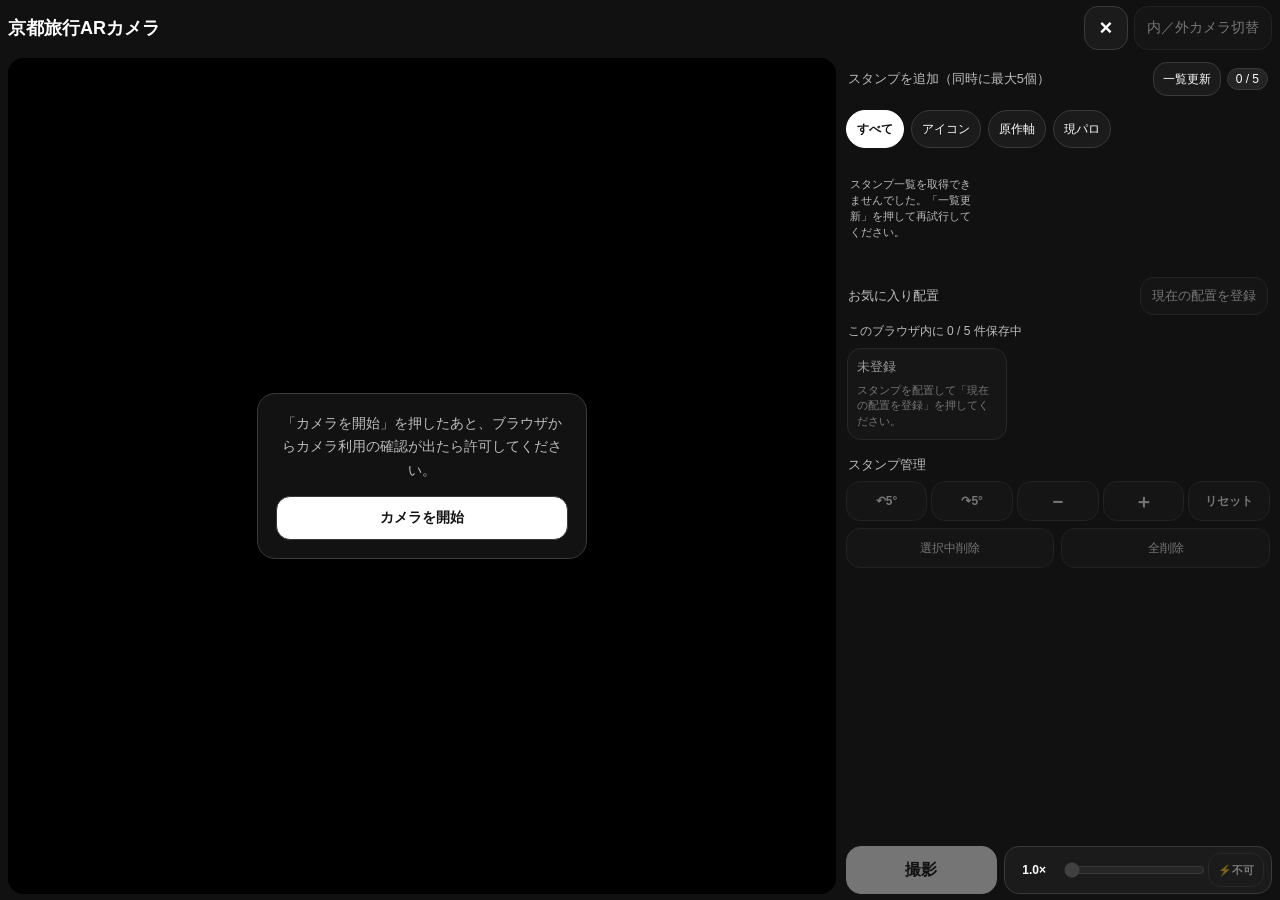
<file: index.html>
<!doctype html>
<html lang="ja">
<head>
  <meta charset="utf-8">
  <meta name="viewport" content="width=device-width, initial-scale=1, viewport-fit=cover">
  <meta name="theme-color" content="#111111">
  <title>京都旅行ARカメラ V3.9</title>

  <style>
    :root {
      color-scheme: dark;
      --bg: #111;
      --panel: #1b1b1b;
      --panel2: #242424;
      --line: #3a3a3a;
      --text: #fff;
      --muted: #bdbdbd;
    }

    * { box-sizing: border-box; }

    html, body {
      margin: 0;
      min-height: 100%;
      background: var(--bg);
      color: var(--text);
      font-family: -apple-system, BlinkMacSystemFont, "Segoe UI", sans-serif;
      overscroll-behavior: none;
    }

    body {
      display: flex;
      justify-content: center;
    }

    .app {
      width: min(100%, 820px);
      padding:
        max(8px, env(safe-area-inset-top))
        6px
        max(18px, env(safe-area-inset-bottom));
    }

    .topbar {
      display: flex;
      align-items: center;
      justify-content: space-between;
      gap: 10px;
      margin-bottom: 10px;
    }

    .title {
      margin: 0;
      font-size: 18px;
      font-weight: 700;
    }

    button {
      appearance: none;
      border: 1px solid var(--line);
      background: var(--panel);
      color: var(--text);
      border-radius: 14px;
      min-height: 44px;
      padding: 9px 12px;
      font-size: 14px;
      cursor: pointer;
    }

    button:disabled {
      opacity: .42;
      cursor: default;
    }

    .stage {
      position: relative;
      width: 100%;
      aspect-ratio: 3 / 4;
      overflow: hidden;
      border-radius: 16px;
      background: #000;
      touch-action: none;
      user-select: none;
      -webkit-user-select: none;
    }

    video {
      position: absolute;
      inset: 0;
      width: 100%;
      height: 100%;
      object-fit: cover;
      background: #000;
    }

    video.mirror {
      transform: scaleX(-1);
    }

    .stampLayer {
      position: absolute;
      inset: 0;
      z-index: 2;
      pointer-events: none;
      overflow: hidden;
    }

    .stamp {
      position: absolute;
      left: 0;
      top: 0;
      width: 42%;
      height: auto;
      transform-origin: center center;
      pointer-events: auto;
      touch-action: none;
      -webkit-user-drag: none;
      user-select: none;
      filter: drop-shadow(0 1px 2px rgba(0,0,0,.22));
    }

    .stamp.active {
      outline: 2px dashed rgba(255,255,255,.9);
      outline-offset: 4px;
    }

    .startLayer {
      position: absolute;
      inset: 0;
      display: grid;
      place-items: center;
      background: rgba(0,0,0,.48);
      z-index: 10;
      padding: 22px;
      text-align: center;
    }

    .startLayer[hidden] {
      display: none !important;
    }

    .startBox {
      width: min(100%, 330px);
      background: rgba(20,20,20,.94);
      border: 1px solid var(--line);
      border-radius: 18px;
      padding: 18px;
    }

    .startBox p {
      margin: 0 0 14px;
      color: var(--muted);
      line-height: 1.65;
      font-size: 14px;
    }

    .startBox button {
      width: 100%;
      background: #fff;
      color: #111;
      font-weight: 700;
    }

    .status {
      min-height: 22px;
      margin: 8px 2px 6px;
      color: var(--muted);
      font-size: 13px;
      line-height: 1.5;
    }

    .status:empty {
      display: none;
    }

    .sectionTitle {
      display: flex;
      align-items: center;
      justify-content: space-between;
      gap: 8px;
      margin: 9px 2px 7px;
      color: var(--muted);
      font-size: 13px;
    }

    .countBadge {
      border: 1px solid var(--line);
      background: var(--panel2);
      border-radius: 999px;
      padding: 3px 8px;
      color: var(--text);
      font-size: 12px;
    }

    .characters {
      display: flex;
      gap: 8px;
      overflow-x: auto;
      padding: 2px 1px 8px;
      scrollbar-width: none;
    }

    .characters::-webkit-scrollbar { display: none; }

    .charBtn {
      flex: 0 0 82px;
      padding: 5px;
      min-height: 90px;
      display: grid;
      gap: 4px;
      align-content: center;
      justify-items: center;
    }

    .charBtn img {
      display: block;
      width: 60px;
      height: 60px;
      object-fit: contain;
      border-radius: 9px;
      background:
        repeating-conic-gradient(#2d2d2d 0 25%, #242424 0 50%) 50% / 12px 12px;
    }

    .charBtn span {
      font-size: 11px;
      line-height: 1.2;
      white-space: nowrap;
    }

    .controls {
      display: grid;
      grid-template-columns: repeat(4, 1fr);
      gap: 7px;
      margin-top: 7px;
    }

    .controls button {
      min-width: 0;
      padding-inline: 6px;
      font-size: 13px;
    }

    .shootRow {
      display: grid;
      grid-template-columns: 1fr 1.5fr 1fr;
      gap: 8px;
      margin-top: 8px;
    }

    .shoot {
      background: #fff;
      color: #111;
      font-weight: 800;
      border-color: #fff;
    }

    .hint {
      margin: 8px 2px 0;
      color: var(--muted);
      font-size: 12px;
      line-height: 1.6;
    }

    dialog {
      width: min(calc(100% - 20px), 720px);
      max-height: calc(100dvh - 24px);
      overflow: auto;
      color: var(--text);
      background: #151515;
      border: 1px solid var(--line);
      border-radius: 20px;
      padding: 14px;
    }

    dialog::backdrop {
      background: rgba(0,0,0,.72);
    }

    .previewImg {
      display: block;
      width: 100%;
      border-radius: 14px;
      background: #000;
    }

    .previewButtons {
      display: grid;
      grid-template-columns: 1fr 1fr;
      gap: 8px;
      margin-top: 10px;
    }

    .save {
      background: #fff;
      color: #111;
      font-weight: 800;
      border-color: #fff;
    }

    @media (orientation: landscape) {
      .app {
        width: min(100%, 1120px);
      }

      .stage {
        aspect-ratio: 4 / 3;
        max-height: 68dvh;
      }
    }

    @media (max-width: 430px) {
      .controls {
        grid-template-columns: repeat(2, 1fr);
      }


      .rotateScaleControls {
        grid-template-columns: repeat(2, 1fr);
      }

      .manageControls {
        grid-template-columns: 1fr;
      }

      .shootRow {
        grid-template-columns: 1fr 1.35fr;
      }

      .shootRow #smaller {
        grid-column: 1 / -1;
      }
    }

    .shootPrimary {
      margin: 10px 0 12px;
    }

    .shootPrimary .shoot {
      width: 100%;
      min-height: 60px;
      font-size: 18px;
      border-radius: 18px;
    }

    .sectionTitleActions {
      display: flex;
      align-items: center;
      gap: 6px;
    }

    .sectionTitleActions button {
      min-height: 34px;
      padding: 5px 9px;
      font-size: 12px;
    }

    .toolSection {
      margin-top: 10px;
    }

    .toolTitle {
      margin: 0 2px 7px;
      color: var(--muted);
      font-size: 13px;
    }

    .rotateScaleControls {
      grid-template-columns: repeat(4, 1fr);
    }

    .manageControls {
      grid-template-columns: repeat(3, 1fr);
    }


    .filterBar {
      display: flex;
      gap: 7px;
      overflow-x: auto;
      padding: 1px 1px 8px;
      scrollbar-width: none;
    }

    .filterBar::-webkit-scrollbar {
      display: none;
    }

    .filterBtn {
      flex: 0 0 auto;
      min-height: 38px;
      padding: 6px 13px;
      border-radius: 999px;
      white-space: nowrap;
      font-size: 13px;
    }

    .filterBtn.active {
      background: #fff;
      color: #111;
      border-color: #fff;
      font-weight: 700;
    }

    .filterBtn:disabled {
      opacity: .32;
    }

    .manageControls {
      margin-top: 7px;
    }

    .favoriteSection {
      margin-top: 12px;
    }

    .favoriteHeader {
      display: flex;
      align-items: center;
      justify-content: space-between;
      gap: 8px;
      margin: 0 2px 7px;
    }

    .favoriteHeaderTitle {
      color: var(--muted);
      font-size: 13px;
    }

    .favoriteSaveButton {
      flex: 0 0 auto;
      min-height: 38px;
      padding: 7px 11px;
      font-size: 13px;
    }

    .favoriteSummary {
      margin: 0 2px 7px;
      color: var(--muted);
      font-size: 12px;
      line-height: 1.5;
    }

    .favoriteList {
      display: flex;
      gap: 7px;
      overflow-x: auto;
      padding: 1px 1px 8px;
      scrollbar-width: none;
    }

    .favoriteList::-webkit-scrollbar {
      display: none;
    }

    .favoriteCard {
      flex: 0 0 160px;
      min-width: 0;
      border: 1px solid var(--line);
      background: var(--panel);
      border-radius: 14px;
      padding: 9px;
      display: grid;
      gap: 7px;
    }

    .favoriteCardTitle {
      font-size: 13px;
      line-height: 1.35;
      color: var(--text);
    }

    .favoriteCardMeta {
      min-height: 32px;
      font-size: 11px;
      line-height: 1.45;
      color: var(--muted);
      overflow: hidden;
    }

    .favoriteCardButtons {
      display: grid;
      grid-template-columns: 1fr 1fr;
      gap: 5px;
    }

    .favoriteCardButtons button {
      min-height: 34px;
      padding: 5px 7px;
      font-size: 12px;
    }

    .favoriteEmpty {
      opacity: .58;
    }

    @media (max-width: 430px) {
      .favoriteCard {
        flex-basis: 148px;
      }
    }


    /* ===== V3.5.1: Safari対応 部分スクロール ===== */
    html,
    body {
      width: 100%;
      height: 100%;
      min-height: 0 !important;
      overflow: hidden !important;
    }

    body {
      display: flex;
      justify-content: center;
      overscroll-behavior: none;
    }

    .app {
      width: min(100%, 820px);
      height: var(--app-height, 100dvh);
      max-height: var(--app-height, 100dvh);
      min-height: 0;
      display: flex;
      flex-direction: column;
      overflow: hidden !important;
      padding:
        max(8px, env(safe-area-inset-top))
        6px
        max(4px, env(safe-area-inset-bottom));
    }

    .topbar,
    .status,
    .shootPrimary,
    .shootZoomRow {
      flex: 0 0 auto;
    }

    /*
      下部操作欄の表示スペースを残しながら、
      カメラを可能な限り大きくする。
    */
    .stage {
      flex: 0 0 auto;
      align-self: center;
      width: min(
        100%,
        calc((var(--app-height, 100dvh) - 280px) * 0.75)
      );
      max-width: 100%;
      aspect-ratio: 3 / 4;
      max-height: none;
    }

    .shootPrimary {
      flex: 0 0 auto;
      margin: 8px 0 8px;
    }

    .shootPrimary .shoot {
      min-height: 54px;
    }

    /*
      ここだけ縦スクロール。
      body自体はスクロールさせない。
    */
    .controlScroll {
      flex: 1 1 0;
      min-height: 0;
      width: 100%;
      overflow-y: auto !important;
      overflow-x: hidden;
      -webkit-overflow-scrolling: touch;
      overscroll-behavior-y: contain;
      touch-action: pan-y;
      border-top: 1px solid var(--line);
      padding:
        9px
        2px
        max(18px, env(safe-area-inset-bottom));
      margin-top: 0;
    }

    .controlScroll > .sectionTitle:first-child {
      margin-top: 0;
    }

    @media (orientation: landscape) {
      .app {
        width: min(100%, 1120px);
      }

      .stage {
        width: min(
          100%,
          calc((var(--app-height, 100dvh) - 190px) * 1.333333)
        );
        aspect-ratio: 4 / 3;
        max-height: none;
      }

      .shootPrimary {
        margin: 5px 0 6px;
      }

      .shootPrimary .shoot {
        min-height: 44px;
        font-size: 16px;
      }
    }

    @media (max-height: 650px) and (orientation: portrait) {
      .stage {
        width: min(
          100%,
          calc((var(--app-height, 100dvh) - 250px) * 0.75)
        );
      }

      .shootPrimary .shoot {
        min-height: 48px;
      }
    }

  
    /* ===== V3.6: 撮影 + ズーム / コンパクトなスタンプ管理 ===== */

    video {
      --camera-zoom: 1;
      transform: scale(var(--camera-zoom));
      transform-origin: center center;
    }

    video.mirror {
      transform: scaleX(-1) scale(var(--camera-zoom));
    }

    .shootZoomRow {
      flex: 0 0 auto;
      display: grid;
      grid-template-columns: minmax(110px, .82fr) minmax(0, 1.18fr);
      gap: 9px;
      align-items: stretch;
      margin: 8px 0 9px;
    }

    .shootZoomRow .shoot {
      width: 100%;
      min-height: 56px;
      border-radius: 18px;
      font-size: 18px;
    }

    .zoomControl {
      min-width: 0;
      min-height: 56px;
      display: grid;
      grid-template-columns: 52px minmax(0, 1fr) 62px;
      align-items: center;
      gap: 7px;
      padding: 7px 10px;
      border: 1px solid var(--line);
      border-radius: 18px;
      background: var(--panel);
    }

    .zoomValue {
      color: var(--text);
      font-size: 14px;
      font-weight: 700;
      text-align: center;
      white-space: nowrap;
    }

    .zoomSlider {
      width: 100%;
      min-width: 0;
      accent-color: #fff;
    }

    .zoomSlider:disabled {
      opacity: .42;
    }

    .stampQuickControls {
      grid-template-columns: repeat(5, minmax(0, 1fr));
      gap: 6px;
    }

    .stampQuickControls button {
      min-height: 46px;
      padding: 6px 4px;
      font-size: 15px;
      font-weight: 650;
      white-space: nowrap;
    }

    .stampQuickControls #smaller,
    .stampQuickControls #larger {
      font-size: 22px;
      line-height: 1;
    }

    .deleteControls {
      grid-template-columns: repeat(2, minmax(0, 1fr));
      gap: 7px;
      margin-top: 7px;
    }

    .deleteControls button {
      min-height: 44px;
      padding-inline: 6px;
      font-size: 13px;
    }

    @media (max-width: 390px) {
      .shootZoomRow {
        grid-template-columns: minmax(100px, .78fr) minmax(0, 1.22fr);
        gap: 7px;
      }

      .zoomControl {
        grid-template-columns: 46px minmax(0, 1fr) 56px;
        padding-inline: 7px;
      }

      .stampQuickControls {
        gap: 5px;
      }

      .stampQuickControls button {
        min-height: 44px;
        padding-inline: 2px;
        font-size: 14px;
      }

      .stampQuickControls #smaller,
      .stampQuickControls #larger {
        font-size: 21px;
      }
    }

  
    .flashToggle {
      min-height: 38px;
      padding: 5px 6px;
      border-radius: 12px;
      font-size: 12px;
      font-weight: 700;
      white-space: nowrap;
    }

    .flashToggle.is-on {
      background: var(--text);
      color: var(--bg);
      border-color: var(--text);
    }

    @media (max-width: 390px) {
      .flashToggle {
        padding-inline: 4px;
        font-size: 11px;
      }
    }

  
    /* ===== V3.8: 横向き専用 2カラム撮影レイアウト ===== */
    @media (orientation: landscape) {
      html, body {
        width: 100%;
        height: 100%;
        overflow: hidden !important;
      }

      body { margin: 0; }

      .app {
        width: 100%;
        max-width: none;
        height: var(--app-height, 100dvh);
        max-height: var(--app-height, 100dvh);
        display: grid !important;
        grid-template-columns: minmax(0, 1.65fr) minmax(300px, .85fr);
        grid-template-rows: auto minmax(0, 1fr) auto;
        grid-template-areas:
          "topbar topbar"
          "camera sidebar"
          "camera capture";
        gap: 8px 10px;
        padding:
          max(6px, env(safe-area-inset-top))
          max(8px, env(safe-area-inset-right))
          max(6px, env(safe-area-inset-bottom))
          max(8px, env(safe-area-inset-left));
        overflow: hidden !important;
      }

      .topbar {
        grid-area: topbar;
        min-width: 0;
        margin: 0;
        padding: 0;
      }

      .stage {
        grid-area: camera;
        width: 100% !important;
        height: 100% !important;
        max-width: 100% !important;
        max-height: 100% !important;
        aspect-ratio: 4 / 3 !important;
        align-self: stretch;
        justify-self: stretch;
        margin: 0;
        min-width: 0;
        min-height: 0;
      }

      .status {
        display: none !important;
      }

      .controlScroll {
        grid-area: sidebar;
        width: 100%;
        min-width: 0;
        min-height: 0;
        overflow-y: auto !important;
        overflow-x: hidden;
        border-top: 0;
        margin: 0;
        padding: 0 2px 8px 0;
        -webkit-overflow-scrolling: touch;
        overscroll-behavior-y: contain;
        touch-action: pan-y;
      }

      .shootZoomRow {
        grid-area: capture;
        width: 100%;
        min-width: 0;
        display: grid;
        grid-template-columns: minmax(100px, .72fr) minmax(0, 1.28fr);
        gap: 7px;
        align-items: stretch;
        margin: 0;
        padding: 0;
      }

      .shootZoomRow .shoot {
        min-height: 48px;
        border-radius: 15px;
        font-size: 16px;
      }

      .zoomControl {
        min-height: 48px;
        grid-template-columns: 45px minmax(0, 1fr) 56px;
        gap: 5px;
        padding: 5px 7px;
        border-radius: 15px;
      }

      .zoomValue { font-size: 12px; }

      .flashToggle {
        min-height: 34px;
        font-size: 11px;
        padding-inline: 4px;
      }

      .controlScroll > .sectionTitle:first-child {
        position: sticky;
        top: 0;
        z-index: 5;
        margin: 0 0 5px;
        padding: 4px 2px 6px;
        background: var(--bg);
      }

      .filterBar {
        position: sticky;
        top: 48px;
        z-index: 4;
        background: var(--bg);
        padding: 3px 0 6px;
        margin-bottom: 5px;
      }

      .filterBar .filterBtn {
        min-height: 38px;
        padding: 6px 10px;
        font-size: 12px;
      }

      .characters {
        max-height: 190px;
        min-height: 110px;
        overflow-y: auto;
        overflow-x: hidden;
        display: grid !important;
        grid-template-columns: repeat(3, minmax(0, 1fr));
        gap: 6px;
        padding: 2px 0 8px;
      }

      .characters > * { min-width: 0; }

      .character {
        width: 100% !important;
        min-width: 0 !important;
      }

      .character img {
        width: 100%;
        height: auto;
        aspect-ratio: 1 / 1;
        object-fit: contain;
      }

      .character .name,
      .character span {
        font-size: 11px;
        line-height: 1.25;
      }

      .favoriteSection { margin-top: 8px; }

      .favoriteList {
        grid-template-columns: repeat(2, minmax(0, 1fr));
      }

      .toolSection { margin-top: 8px; }

      .stampQuickControls {
        grid-template-columns: repeat(5, minmax(0, 1fr));
        gap: 4px;
      }

      .stampQuickControls button {
        min-height: 40px;
        padding-inline: 2px;
        font-size: 12px;
      }

      .stampQuickControls #smaller,
      .stampQuickControls #larger {
        font-size: 19px;
      }

      .deleteControls button {
        min-height: 40px;
        font-size: 12px;
      }

      .controlScroll .hint {
        font-size: 11px;
        line-height: 1.45;
      }
    }

    @media (orientation: landscape) and (max-width: 760px) {
      .app {
        grid-template-columns: minmax(0, 1.55fr) minmax(270px, .9fr);
        gap: 6px 8px;
      }

      .characters {
        grid-template-columns: repeat(2, minmax(0, 1fr));
        max-height: 160px;
      }

      .shootZoomRow {
        grid-template-columns: minmax(90px, .68fr) minmax(0, 1.32fr);
      }
    }

  
    /* ===== V3.9: 操作パネル開閉 ===== */
    .topbarActions {
      display: flex;
      align-items: center;
      justify-content: flex-end;
      gap: 6px;
      min-width: 0;
    }

    .menuToggle {
      flex: 0 0 44px;
      width: 44px;
      min-height: 44px;
      padding: 0;
      font-size: 22px;
      line-height: 1;
      font-weight: 700;
    }

    .app.controls-collapsed .controlScroll {
      display: none !important;
    }

    .app.controls-collapsed .stage {
      width: min(
        100%,
        calc((var(--app-height, 100dvh) - 185px) * 0.75)
      );
    }

    @media (max-width: 430px) {
      .topbarActions {
        gap: 5px;
      }

      .menuToggle {
        flex-basis: 42px;
        width: 42px;
        min-height: 42px;
      }

      #switchCamera {
        padding-inline: 8px;
        font-size: 12px;
      }
    }

    @media (orientation: landscape) {
      .app.controls-collapsed {
        grid-template-columns: minmax(0, 1fr) minmax(250px, .48fr);
        grid-template-rows: auto minmax(0, 1fr);
        grid-template-areas:
          "topbar topbar"
          "camera capture";
      }

      .app.controls-collapsed .stage {
        width: 100% !important;
        height: 100% !important;
        max-width: 100% !important;
        max-height: 100% !important;
        aspect-ratio: 4 / 3 !important;
      }

      .app.controls-collapsed .shootZoomRow {
        align-self: end;
      }
    }

    #recordOnMap { grid-column: 1 / -1; background: #425f4c; border-color: #64846c; color: #fff; }
    #mapRecordStatus:empty { display: none; }
  </style>
</head>

<body>
  <main class="app">
    <div class="topbar">
      <h1 class="title">京都旅行ARカメラ</h1>
      <div class="topbarActions">
        <button
          id="toggleControls"
          class="menuToggle"
          type="button"
          aria-expanded="true"
          aria-controls="controlScroll"
          aria-label="操作パネルを隠す"
          title="スタンプ操作を表示／非表示"
        >×</button>
        <button id="switchCamera" type="button" disabled>内／外カメラ切替</button>
      </div>
    </div>

    <section id="stage" class="stage" aria-label="カメラプレビュー">
      <video id="video" autoplay muted playsinline></video>
      <div id="stampLayer" class="stampLayer"></div>

      <div id="startLayer" class="startLayer">
        <div class="startBox">
          <p>
            「カメラを開始」を押したあと、ブラウザからカメラ利用の確認が出たら許可してください。
          </p>
          <button id="startCamera" type="button">カメラを開始</button>
        </div>
      </div>
    </section>

    <div id="status" class="status" aria-live="polite"></div>

    <div class="shootZoomRow">
      <button id="shoot" class="shoot" type="button" disabled>撮影</button>

      <div class="zoomControl" aria-label="カメラズーム">
        <output id="zoomValue" class="zoomValue" for="zoomSlider">1.0×</output>
        <input
          id="zoomSlider"
          class="zoomSlider"
          type="range"
          min="1"
          max="3"
          step="0.1"
          value="1"
          disabled
          aria-label="カメラのズーム倍率"
        >
        <button
          id="flashToggle"
          class="flashToggle"
          type="button"
          disabled
          aria-pressed="false"
          aria-label="フラッシュをオンにする"
          title="このカメラでフラッシュを利用できる場合にオン・オフできます"
        >⚡不可</button>
      </div>
    </div>

    <div class="controlScroll" id="controlScroll">
    <div class="sectionTitle">
      <span>スタンプを追加（同時に最大5個）</span>
      <span class="sectionTitleActions">
        <button id="refreshCatalog" type="button">一覧更新</button>
        <span id="stampCount" class="countBadge">0 / 5</span>
      </span>
    </div>

<div class="filterBar" id="filterBar" aria-label="スタンプ種類フィルター">
      <button type="button" class="filterBtn active" data-filter="all">すべて</button>
      <button type="button" class="filterBtn" data-filter="icon">アイコン</button>
      <button type="button" class="filterBtn" data-filter="original">原作軸</button>
      <button type="button" class="filterBtn" data-filter="parody">現パロ</button>
    </div>

    <div class="characters" id="characters">
      <div id="catalogMessage" class="hint" style="padding:8px 2px;">スタンプ一覧を読み込んでいます…</div>
    </div>


    <div class="favoriteSection">
      <div class="favoriteHeader">
        <span class="favoriteHeaderTitle">お気に入り配置</span>
        <button id="saveFavorite" class="favoriteSaveButton" type="button">現在の配置を登録</button>
      </div>
      <div id="favoriteSummary" class="favoriteSummary">このブラウザ内に最大5件まで保存できます。</div>
      <div id="favoriteList" class="favoriteList"></div>
    </div>

    <div class="toolSection">
      <div class="toolTitle">スタンプ管理</div>

      <div class="controls stampQuickControls">
        <button id="rotateLeft" type="button" aria-label="左へ5度回転" title="左へ5度回転">↶5°</button>
        <button id="rotateRight" type="button" aria-label="右へ5度回転" title="右へ5度回転">↷5°</button>
        <button id="smaller" type="button" aria-label="スタンプを縮小" title="縮小">−</button>
        <button id="larger" type="button" aria-label="スタンプを拡大" title="拡大">＋</button>
        <button id="reset" type="button">リセット</button>
      </div>

      <div class="controls deleteControls">
        <button id="removeStamp" type="button">選択中削除</button>
        <button id="clearAll" type="button">全削除</button>
      </div>
    </div>

    </div>
  </main>

  <dialog id="previewDialog">
    <img id="previewImg" class="previewImg" alt="撮影結果">

    <div class="previewButtons">
      <button id="retake" type="button">撮り直す</button>
      <button id="save" class="save" type="button">保存・共有</button>
      <button id="recordOnMap" type="button" disabled>地図で記録する</button>
    </div>

    <p id="mapRecordStatus" class="hint" role="status" aria-live="polite"></p>
    <p class="hint">
      iPhone／iPadでは共有メニューから「画像を保存」を選ぶと写真アプリへ保存できます。
    </p>
  </dialog>

  <canvas id="canvas" hidden></canvas>
  <script src="map/core.js?v=1"></script>
  <script src="map/store.js?v=20261022-thumbnails"></script>
  <script src="map/camera-bridge.js?v=1"></script>

  <script>
    (() => {

      function updateVisibleViewportHeight() {
        const height = window.visualViewport
          ? window.visualViewport.height
          : window.innerHeight;

        document.documentElement.style.setProperty(
          '--app-height',
          `${Math.round(height)}px`
        );
      }

      updateVisibleViewportHeight();

      window.addEventListener('resize', updateVisibleViewportHeight, { passive: true });
      window.addEventListener('orientationchange', () => {
        window.setTimeout(updateVisibleViewportHeight, 120);
      });

      if (window.visualViewport) {
        window.visualViewport.addEventListener(
          'resize',
          updateVisibleViewportHeight,
          { passive: true }
        );
      }

      const MAX_STAMPS = 5;
      const MAX_FAVORITES = 5;
      const FAVORITES_STORAGE_KEY = 'kyoto-ar-camera-favorites-v1';

      // GitHub Pages / public repository settings.
      // 今後 images フォルダへ画像を追加・削除しても、この index.html の変更は不要です。
      const GITHUB_OWNER = 'lifeislikeamelodies2';
      const GITHUB_REPO = 'kyoto-ar-camera';
      const GITHUB_BRANCH = 'main';
      const STAMP_FOLDER = 'images';
      const SUPPORTED_EXTENSIONS = ['png', 'webp', 'jpg', 'jpeg'];

      const stage = document.getElementById('stage');
      const stampLayer = document.getElementById('stampLayer');
      const video = document.getElementById('video');
      const startLayer = document.getElementById('startLayer');
      const startCameraBtn = document.getElementById('startCamera');
      const switchCameraBtn = document.getElementById('switchCamera');
      const toggleControlsBtn = document.getElementById('toggleControls');
      const appEl = document.querySelector('.app');
      const controlScrollEl = document.getElementById('controlScroll');
      const shootBtn = document.getElementById('shoot');
      const zoomSlider = document.getElementById('zoomSlider');
      const zoomValueEl = document.getElementById('zoomValue');
      const flashToggleBtn = document.getElementById('flashToggle');
      const resetBtn = document.getElementById('reset');
      const smallerBtn = document.getElementById('smaller');
      const largerBtn = document.getElementById('larger');
      const rotateLeftBtn = document.getElementById('rotateLeft');
      const rotateRightBtn = document.getElementById('rotateRight');
      const removeStampBtn = document.getElementById('removeStamp');
      const clearAllBtn = document.getElementById('clearAll');
      const statusEl = document.getElementById('status');
      const stampCountEl = document.getElementById('stampCount');
      const canvas = document.getElementById('canvas');
      const dialog = document.getElementById('previewDialog');
      const previewImg = document.getElementById('previewImg');
      const retakeBtn = document.getElementById('retake');
      const saveBtn = document.getElementById('save');
      const charactersEl = document.getElementById('characters');
      const catalogMessageEl = document.getElementById('catalogMessage');
      const refreshCatalogBtn = document.getElementById('refreshCatalog');
      const filterBarEl = document.getElementById('filterBar');
      const saveFavoriteBtn = document.getElementById('saveFavorite');
      const favoriteSummaryEl = document.getElementById('favoriteSummary');
      const favoriteListEl = document.getElementById('favoriteList');

      let stream = null;
      let facingMode = 'environment';
      let latestBlob = null;
      let latestObjectUrl = null;
      let catalogFiles = [];
      let activeFilter = 'all';

      let cameraZoom = 1;
      let torchSupported = false;
      let torchOn = false;

      let stamps = [];
      let activeStampId = null;
      let nextStampId = 1;
      let nextZ = 3;

      const interaction = {
        stampId: null,
        pointers: new Map(),
        dragStart: null,
        gestureStart: null
      };

      let lastStageSize = null;



      function getActiveVideoTrack() {
        if (!stream) return null;
        return stream.getVideoTracks()[0] || null;
      }

      function detectTorchSupport() {
        const track = getActiveVideoTrack();

        torchSupported = false;
        torchOn = false;

        if (!track || facingMode === 'user') {
          updateTorchButton();
          return;
        }

        try {
          if (typeof track.getCapabilities !== 'function') {
            updateTorchButton();
            return;
          }

          const capabilities = track.getCapabilities();
          const torchCapability = capabilities?.torch;

          if (Array.isArray(torchCapability)) {
            torchSupported = torchCapability.includes(true);
          } else {
            torchSupported = torchCapability === true;
          }
        } catch (err) {
          console.warn('フラッシュ対応判定に失敗しました。', err);
          torchSupported = false;
        }

        updateTorchButton();
      }

      function updateTorchButton() {
        flashToggleBtn.disabled = !torchSupported;

        if (!torchSupported) {
          flashToggleBtn.textContent = '⚡不可';
          flashToggleBtn.classList.remove('is-on');
          flashToggleBtn.setAttribute('aria-pressed', 'false');
          flashToggleBtn.setAttribute(
            'aria-label',
            facingMode === 'user'
              ? '前面カメラではフラッシュを利用できません'
              : 'このカメラではフラッシュを利用できません'
          );
          return;
        }

        flashToggleBtn.textContent = torchOn ? '⚡ON' : '⚡OFF';
        flashToggleBtn.classList.toggle('is-on', torchOn);
        flashToggleBtn.setAttribute('aria-pressed', String(torchOn));
        flashToggleBtn.setAttribute(
          'aria-label',
          torchOn ? 'フラッシュをオフにする' : 'フラッシュをオンにする'
        );
      }

      async function setTorch(enabled) {
        if (!torchSupported) return;

        const track = getActiveVideoTrack();
        if (!track || typeof track.applyConstraints !== 'function') {
          torchSupported = false;
          torchOn = false;
          updateTorchButton();
          return;
        }

        try {
          const current = typeof track.getConstraints === 'function'
            ? track.getConstraints()
            : {};

          const nextConstraints = {
            ...current,
            advanced: [{ torch: Boolean(enabled) }]
          };

          await track.applyConstraints(nextConstraints);

          torchOn = Boolean(enabled);
          updateTorchButton();
          setStatus('');
        } catch (err) {
          console.warn('フラッシュ切替に失敗しました。', err);

          torchOn = false;
          torchSupported = false;
          updateTorchButton();

          setStatus(
            'この端末・ブラウザではフラッシュを制御できませんでした。'
          );
        }
      }

      async function toggleTorch() {
        await setTorch(!torchOn);
      }

      function clampCameraZoom(value) {
        const parsed = Number(value);
        if (!Number.isFinite(parsed)) return 1;
        return Math.min(3, Math.max(1, parsed));
      }

      function updateZoomDisplay() {
        zoomValueEl.textContent = `${cameraZoom.toFixed(1)}×`;
        zoomSlider.value = String(cameraZoom);
        video.style.setProperty('--camera-zoom', String(cameraZoom));
      }

      function setCameraZoom(value) {
        cameraZoom = clampCameraZoom(value);
        updateZoomDisplay();
      }

      let controlsCollapsed = false;

      function setControlsCollapsed(collapsed) {
        controlsCollapsed = Boolean(collapsed);

        appEl.classList.toggle(
          'controls-collapsed',
          controlsCollapsed
        );

        controlScrollEl.setAttribute(
          'aria-hidden',
          String(controlsCollapsed)
        );

        toggleControlsBtn.textContent =
          controlsCollapsed ? '☰' : '×';

        toggleControlsBtn.setAttribute(
          'aria-expanded',
          String(!controlsCollapsed)
        );

        toggleControlsBtn.setAttribute(
          'aria-label',
          controlsCollapsed
            ? '操作パネルを表示する'
            : '操作パネルを隠す'
        );

        toggleControlsBtn.title =
          controlsCollapsed
            ? 'スタンプ操作を表示'
            : 'スタンプ操作を非表示';
      }

      function setStatus(text) {
        statusEl.textContent = text;
      }

      function isSupportedImageFile(name) {
        const match = name.toLowerCase().match(/\.([a-z0-9]+)$/);
        return Boolean(match && SUPPORTED_EXTENSIONS.includes(match[1]));
      }

      function makeDisplayName(filename) {
        const normalized = filename.normalize('NFC');

        return normalized
          .replace(/^[【〖]\s*(?:アイコン|原作軸|現パロ)\s*[】〗]\s*/, '')
          .replace(/\.[^.]+$/, '')
          .replace(/[_-]+/g, ' ')
          .trim();
      }

      function makeLocalImageUrl(filename) {
        return `${STAMP_FOLDER}/${encodeURIComponent(filename)}`;
      }

      function getStampCategory(filename) {
        const normalized = filename.normalize('NFC').trim();
        const match = normalized.match(/^[【〖]\s*(アイコン|原作軸|現パロ)\s*[】〗]/);

        if (!match) return 'other';
        if (match[1] === 'アイコン') return 'icon';
        if (match[1] === '原作軸') return 'original';
        if (match[1] === '現パロ') return 'parody';

        return 'other';
      }

      function getFilteredCatalogFiles() {
        if (activeFilter === 'all') return catalogFiles;
        return catalogFiles.filter(filename => getStampCategory(filename) === activeFilter);
      }

      function updateFilterButtons() {
        if (!filterBarEl) return;

        const counts = {
          all: catalogFiles.length,
          icon: 0,
          original: 0,
          parody: 0
        };

        catalogFiles.forEach(filename => {
          const category = getStampCategory(filename);
          if (Object.prototype.hasOwnProperty.call(counts, category)) {
            counts[category] += 1;
          }
        });

        const labels = {
          all: 'すべて',
          icon: 'アイコン',
          original: '原作軸',
          parody: '現パロ'
        };

        filterBarEl.querySelectorAll('.filterBtn').forEach(btn => {
          const key = btn.dataset.filter;
          const count = counts[key] ?? 0;
          btn.textContent = `${labels[key]} (${count})`;
          btn.disabled = key !== 'all' && count === 0;
          btn.classList.toggle('active', key === activeFilter);
        });
      }

      function renderStampCatalog() {
        charactersEl.innerHTML = '';
        const files = getFilteredCatalogFiles();

        if (!files.length) {
          const empty = document.createElement('div');
          empty.className = 'hint';
          empty.style.padding = '8px 2px';
          empty.textContent = activeFilter === 'all'
            ? 'images フォルダに利用できる画像がありません。'
            : 'この種類のスタンプはまだありません。';
          charactersEl.appendChild(empty);
          return;
        }

        files.forEach((filename) => {
          const src = makeLocalImageUrl(filename);
          const displayName = makeDisplayName(filename);

          const btn = document.createElement('button');
          btn.className = 'charBtn';
          btn.type = 'button';
          btn.dataset.src = src;
          btn.dataset.name = displayName;

          const img = document.createElement('img');
          img.src = src;
          img.alt = '';
          img.loading = 'lazy';

          const span = document.createElement('span');
          span.textContent = displayName;

          btn.appendChild(img);
          btn.appendChild(span);
          charactersEl.appendChild(btn);
        });
      }

      async function loadStampCatalog({ addInitialStamp = false } = {}) {
        refreshCatalogBtn.disabled = true;
        setStatus('スタンプ一覧を更新しています…');

        const apiUrl =
          `https://api.github.com/repos/${GITHUB_OWNER}/${GITHUB_REPO}` +
          `/contents/${STAMP_FOLDER}?ref=${encodeURIComponent(GITHUB_BRANCH)}`;

        try {
          const response = await fetch(apiUrl, {
            method: 'GET',
            headers: {
              'Accept': 'application/vnd.github+json'
            },
            cache: 'no-store'
          });

          if (!response.ok) {
            throw new Error(`GitHub API: ${response.status}`);
          }

          const data = await response.json();
          catalogFiles = Array.isArray(data)
            ? data
                .filter(item => item.type === 'file' && isSupportedImageFile(item.name))
                .map(item => item.name)
                .sort((a, b) => a.localeCompare(b, 'ja', { numeric: true }))
            : [];

          updateFilterButtons();
          renderStampCatalog();

          setStatus(`スタンプ一覧を更新しました（${catalogFiles.length}件）。`);
        } catch (err) {
          console.error(err);
          charactersEl.innerHTML = '';
          const error = document.createElement('div');
          error.className = 'hint';
          error.style.padding = '8px 2px';
          error.textContent =
            'スタンプ一覧を取得できませんでした。「一覧更新」を押して再試行してください。';
          charactersEl.appendChild(error);
          setStatus('スタンプ一覧の自動取得に失敗しました。');
        } finally {
          refreshCatalogBtn.disabled = false;
        }
      }

      function normalizeAngle(deg) {
        let value = deg % 360;
        if (value > 180) value -= 360;
        if (value < -180) value += 360;
        return value;
      }

      function clampScale(value) {
        return Math.min(4.5, Math.max(0.12, value));
      }

      function pointFromEvent(e) {
        const r = stage.getBoundingClientRect();
        return {
          x: e.clientX - r.left,
          y: e.clientY - r.top
        };
      }

      function distance(a, b) {
        return Math.hypot(a.x - b.x, a.y - b.y);
      }

      function angle(a, b) {
        return Math.atan2(b.y - a.y, b.x - a.x) * 180 / Math.PI;
      }

      function midpoint(a, b) {
        return {
          x: (a.x + b.x) / 2,
          y: (a.y + b.y) / 2
        };
      }

      function getActiveStamp() {
        return stamps.find(s => s.id === activeStampId) || null;
      }

      function updateStampCount() {
        stampCountEl.textContent = `${stamps.length} / ${MAX_STAMPS}`;

        const hasActive = Boolean(getActiveStamp());
        resetBtn.disabled = !hasActive;
        smallerBtn.disabled = !hasActive;
        largerBtn.disabled = !hasActive;
        rotateLeftBtn.disabled = !hasActive;
        rotateRightBtn.disabled = !hasActive;
        removeStampBtn.disabled = !hasActive;
        clearAllBtn.disabled = stamps.length === 0;
        saveFavoriteBtn.disabled = stamps.length === 0;
      }

      function applyStampTransform(stamp) {
        stamp.el.style.width = `${stamp.baseWidth}px`;
        stamp.el.style.zIndex = String(stamp.z);
        stamp.el.style.transform =
          `translate(${stamp.x}px, ${stamp.y}px) ` +
          `translate(-50%, -50%) ` +
          `scale(${stamp.scale}) ` +
          `rotate(${stamp.rotation}deg)`;
      }

      function selectStamp(stamp, bringToFront = true) {
        activeStampId = stamp?.id ?? null;

        stamps.forEach(s => {
          s.el.classList.toggle('active', s.id === activeStampId);
        });

        if (stamp && bringToFront) {
          stamp.z = nextZ++;
          applyStampTransform(stamp);
        }

        updateStampCount();
      }

      function defaultStampPlacement(index = 0) {
        const r = stage.getBoundingClientRect();

        const offsets = [
          { x: 0.50, y: 0.56 },
          { x: 0.34, y: 0.55 },
          { x: 0.66, y: 0.55 },
          { x: 0.24, y: 0.64 },
          { x: 0.76, y: 0.64 }
        ];

        const pos = offsets[Math.min(index, offsets.length - 1)];

        return {
          x: r.width * pos.x,
          y: r.height * pos.y,
          baseWidth: r.width * 0.42,
          scale: 1,
          rotation: 0
        };
      }

      function bindStampPointerEvents(stamp) {
        const el = stamp.el;

        el.addEventListener('pointerdown', (e) => {
          e.preventDefault();
          selectStamp(stamp);

          try {
            el.setPointerCapture(e.pointerId);
          } catch (_) {}

          const p = pointFromEvent(e);

          if (interaction.stampId !== stamp.id) {
            interaction.pointers.clear();
            interaction.dragStart = null;
            interaction.gestureStart = null;
          }

          interaction.stampId = stamp.id;
          interaction.pointers.set(e.pointerId, p);

          if (interaction.pointers.size === 1) {
            interaction.dragStart = {
              pointer: p,
              x: stamp.x,
              y: stamp.y
            };
            interaction.gestureStart = null;
          } else if (interaction.pointers.size >= 2) {
            const pts = [...interaction.pointers.values()].slice(0, 2);
            const mid = midpoint(pts[0], pts[1]);

            interaction.gestureStart = {
              distance: Math.max(1, distance(pts[0], pts[1])),
              angle: angle(pts[0], pts[1]),
              midpoint: mid,
              x: stamp.x,
              y: stamp.y,
              scale: stamp.scale,
              rotation: stamp.rotation
            };

            interaction.dragStart = null;
          }
        });

        el.addEventListener('pointermove', (e) => {
          if (
            interaction.stampId !== stamp.id ||
            !interaction.pointers.has(e.pointerId)
          ) {
            return;
          }

          e.preventDefault();
          interaction.pointers.set(e.pointerId, pointFromEvent(e));

          if (interaction.pointers.size === 1 && interaction.dragStart) {
            const p = [...interaction.pointers.values()][0];

            stamp.x =
              interaction.dragStart.x +
              (p.x - interaction.dragStart.pointer.x);

            stamp.y =
              interaction.dragStart.y +
              (p.y - interaction.dragStart.pointer.y);

            applyStampTransform(stamp);
            return;
          }

          if (
            interaction.pointers.size >= 2 &&
            interaction.gestureStart
          ) {
            const pts = [...interaction.pointers.values()].slice(0, 2);
            const d = Math.max(1, distance(pts[0], pts[1]));
            const currentAngle = angle(pts[0], pts[1]);
            const currentMid = midpoint(pts[0], pts[1]);

            stamp.scale = clampScale(
              interaction.gestureStart.scale *
              (d / interaction.gestureStart.distance)
            );

            stamp.rotation =
              interaction.gestureStart.rotation +
              normalizeAngle(
                currentAngle - interaction.gestureStart.angle
              );

            stamp.x =
              interaction.gestureStart.x +
              (currentMid.x - interaction.gestureStart.midpoint.x);

            stamp.y =
              interaction.gestureStart.y +
              (currentMid.y - interaction.gestureStart.midpoint.y);

            applyStampTransform(stamp);
          }
        });

        function endPointer(e) {
          if (interaction.stampId !== stamp.id) return;

          interaction.pointers.delete(e.pointerId);

          if (interaction.pointers.size === 1) {
            const p = [...interaction.pointers.values()][0];

            interaction.dragStart = {
              pointer: p,
              x: stamp.x,
              y: stamp.y
            };

            interaction.gestureStart = null;
          } else if (interaction.pointers.size === 0) {
            interaction.stampId = null;
            interaction.dragStart = null;
            interaction.gestureStart = null;
          }
        }

        el.addEventListener('pointerup', endPointer);
        el.addEventListener('pointercancel', endPointer);
      }

      async function addStamp(src, name) {
        if (stamps.length >= MAX_STAMPS) {
          setStatus('');
          return;
        }

        const placement = defaultStampPlacement(stamps.length);
        const img = new Image();

        img.className = 'stamp';
        img.src = src;
        img.alt = name || 'スタンプ';
        img.draggable = false;

        const stamp = {
          id: nextStampId++,
          src,
          name: name || 'スタンプ',
          el: img,
          x: placement.x,
          y: placement.y,
          baseWidth: placement.baseWidth,
          scale: placement.scale,
          rotation: placement.rotation,
          z: nextZ++
        };

        bindStampPointerEvents(stamp);
        stampLayer.appendChild(img);
        stamps.push(stamp);

        try {
          await img.decode();
        } catch (_) {}

        applyStampTransform(stamp);
        selectStamp(stamp);

        setStatus('');
      }

      function removeActiveStamp() {
        const stamp = getActiveStamp();
        if (!stamp) return;

        stamp.el.remove();
        stamps = stamps.filter(s => s.id !== stamp.id);

        const nextActive = stamps[stamps.length - 1] || null;
        selectStamp(nextActive, false);

        setStatus(
          stamp.name
            ? `${stamp.name}を削除しました。`
            : 'スタンプを削除しました。'
        );
      }

      function clearAllStamps() {
        stamps.forEach(s => s.el.remove());
        stamps = [];
        activeStampId = null;
        interaction.pointers.clear();
        interaction.stampId = null;
        interaction.dragStart = null;
        interaction.gestureStart = null;

        updateStampCount();
        setStatus('すべてのスタンプを削除しました。');
      }

      function resetActiveStamp() {
        const stamp = getActiveStamp();
        if (!stamp) return;

        const p = defaultStampPlacement(
          Math.max(0, stamps.findIndex(s => s.id === stamp.id))
        );

        stamp.x = p.x;
        stamp.y = p.y;
        stamp.baseWidth = p.baseWidth;
        stamp.scale = 1;
        stamp.rotation = 0;

        applyStampTransform(stamp);
        setStatus('選択中のスタンプを初期位置に戻しました。');
      }


      function readFavorites() {
        try {
          const raw = localStorage.getItem(FAVORITES_STORAGE_KEY);
          if (!raw) return [];

          const data = JSON.parse(raw);
          if (!Array.isArray(data)) return [];

          return data
            .filter(item => item && Array.isArray(item.stamps))
            .slice(0, MAX_FAVORITES);
        } catch (err) {
          console.warn('お気に入りの読み込みに失敗しました。', err);
          return [];
        }
      }

      function writeFavorites(favorites) {
        try {
          localStorage.setItem(
            FAVORITES_STORAGE_KEY,
            JSON.stringify(favorites.slice(0, MAX_FAVORITES))
          );
          return true;
        } catch (err) {
          console.warn('お気に入りの保存に失敗しました。', err);
          setStatus('お気に入りを保存できませんでした。ブラウザの保存設定を確認してください。');
          return false;
        }
      }

      function getFavoriteStampSummary(favorite) {
        const names = favorite.stamps
          .map(item => item.name || 'スタンプ')
          .filter(Boolean);

        if (!names.length) return 'スタンプなし';

        const visible = names.slice(0, 2).join('・');
        return names.length > 2
          ? `${visible} ほか${names.length - 2}個`
          : visible;
      }

      function renderFavorites() {
        const favorites = readFavorites();
        favoriteListEl.innerHTML = '';
        favoriteSummaryEl.textContent =
          `このブラウザ内に ${favorites.length} / ${MAX_FAVORITES} 件保存中`;

        if (!favorites.length) {
          const empty = document.createElement('div');
          empty.className = 'favoriteCard favoriteEmpty';

          const title = document.createElement('div');
          title.className = 'favoriteCardTitle';
          title.textContent = '未登録';

          const meta = document.createElement('div');
          meta.className = 'favoriteCardMeta';
          meta.textContent = 'スタンプを配置して「現在の配置を登録」を押してください。';

          empty.appendChild(title);
          empty.appendChild(meta);
          favoriteListEl.appendChild(empty);
          return;
        }

        favorites.forEach((favorite, index) => {
          const card = document.createElement('div');
          card.className = 'favoriteCard';

          const title = document.createElement('div');
          title.className = 'favoriteCardTitle';
          title.textContent = `お気に入り ${index + 1}`;

          const meta = document.createElement('div');
          meta.className = 'favoriteCardMeta';
          meta.textContent =
            `${favorite.stamps.length}個：${getFavoriteStampSummary(favorite)}`;

          const buttons = document.createElement('div');
          buttons.className = 'favoriteCardButtons';

          const recall = document.createElement('button');
          recall.type = 'button';
          recall.textContent = '呼び出す';
          recall.dataset.favoriteAction = 'recall';
          recall.dataset.favoriteIndex = String(index);

          const remove = document.createElement('button');
          remove.type = 'button';
          remove.textContent = '削除';
          remove.dataset.favoriteAction = 'delete';
          remove.dataset.favoriteIndex = String(index);

          buttons.appendChild(recall);
          buttons.appendChild(remove);

          card.appendChild(title);
          card.appendChild(meta);
          card.appendChild(buttons);
          favoriteListEl.appendChild(card);
        });
      }

      function captureFavoriteLayout() {
        const rect = stage.getBoundingClientRect();
        if (!rect.width || !rect.height || stamps.length === 0) return null;

        return [...stamps]
          .sort((a, b) => a.z - b.z)
          .map(stamp => ({
            src: stamp.src,
            name: stamp.name,
            xRatio: stamp.x / rect.width,
            yRatio: stamp.y / rect.height,
            widthRatio: stamp.baseWidth / rect.width,
            scale: stamp.scale,
            rotation: stamp.rotation
          }));
      }

      function saveCurrentLayoutToFavorites() {
        const layout = captureFavoriteLayout();

        if (!layout) {
          setStatus('お気に入り登録するスタンプがありません。');
          return;
        }

        const favorites = readFavorites();

        if (favorites.length >= MAX_FAVORITES) {
          setStatus('お気に入りは最大5件までです。不要な登録を削除してから追加してください。');
          return;
        }

        favorites.push({
          savedAt: new Date().toISOString(),
          stamps: layout
        });

        if (writeFavorites(favorites)) {
          renderFavorites();
          setStatus(`お気に入り ${favorites.length} に現在の配置を保存しました。`);
        }
      }

      function deleteFavorite(index) {
        const favorites = readFavorites();
        if (!favorites[index]) return;

        favorites.splice(index, 1);

        if (writeFavorites(favorites)) {
          renderFavorites();
          setStatus('お気に入りを削除しました。');
        }
      }

      async function recallFavorite(index) {
        const favorites = readFavorites();
        const favorite = favorites[index];

        if (!favorite || !Array.isArray(favorite.stamps)) {
          setStatus('お気に入りを読み込めませんでした。');
          return;
        }

        clearAllStamps();
        setStatus('お気に入りを読み込んでいます…');

        const rect = stage.getBoundingClientRect();
        const savedStamps = favorite.stamps.slice(0, MAX_STAMPS);

        for (const saved of savedStamps) {
          const img = new Image();

          img.className = 'stamp';
          img.src = saved.src;
          img.alt = saved.name || 'スタンプ';
          img.draggable = false;

          const stamp = {
            id: nextStampId++,
            src: saved.src,
            name: saved.name || 'スタンプ',
            el: img,
            x: (Number(saved.xRatio) || 0.5) * rect.width,
            y: (Number(saved.yRatio) || 0.5) * rect.height,
            baseWidth: (Number(saved.widthRatio) || 0.42) * rect.width,
            scale: clampScale(Number(saved.scale) || 1),
            rotation: Number(saved.rotation) || 0,
            z: nextZ++
          };

          bindStampPointerEvents(stamp);
          stampLayer.appendChild(img);
          stamps.push(stamp);

          try {
            await img.decode();
          } catch (_) {}

          applyStampTransform(stamp);
        }

        selectStamp(stamps[stamps.length - 1] || null, false);
        updateStampCount();
        setStatus(`お気に入り ${index + 1} を呼び出しました。`);
      }

      function rotateActiveStamp(delta) {
        const stamp = getActiveStamp();
        if (!stamp) return;

        stamp.rotation = normalizeAngle(stamp.rotation + delta);
        applyStampTransform(stamp);

        setStatus(`スタンプを${delta > 0 ? '右' : '左'}へ${Math.abs(delta)}°回転しました。`);
      }

      async function startCamera() {
        if (!navigator.mediaDevices?.getUserMedia) {
          setStatus(
            'このブラウザではカメラ機能を利用できません。' +
            'SafariまたはChromeでHTTPSページを開いてください。'
          );
          return;
        }

        startCameraBtn.disabled = true;
        zoomSlider.disabled = true;
        torchOn = false;
        torchSupported = false;
        updateTorchButton();
        setStatus('カメラを起動しています…');

        try {
          if (stream) {
            stream.getTracks().forEach(track => track.stop());
          }

          stream = await navigator.mediaDevices.getUserMedia({
            audio: false,
            video: {
              facingMode: { ideal: facingMode },
              width: { ideal: 1920 },
              height: { ideal: 1440 }
            }
          });

          video.srcObject = stream;
          await video.play();

          video.classList.toggle('mirror', facingMode === 'user');

          startLayer.hidden = true;
          startLayer.style.display = 'none';

          switchCameraBtn.disabled = false;
          shootBtn.disabled = false;
          zoomSlider.disabled = false;
          setCameraZoom(1);
          detectTorchSupport();

          setStatus('');
        } catch (err) {
          console.error(err);
          startCameraBtn.disabled = false;

          setStatus(
            'カメラを開始できませんでした。' +
            'ブラウザのカメラ権限を確認してください。'
          );
        }
      }

      async function switchCamera() {
        if (torchOn && torchSupported) {
          try {
            await setTorch(false);
          } catch (_) {}
        }

        facingMode =
          facingMode === 'environment'
            ? 'user'
            : 'environment';

        await startCamera();
      }

      function calculateVideoCrop(videoW, videoH, boxW, boxH) {
        const videoRatio = videoW / videoH;
        const boxRatio = boxW / boxH;

        if (videoRatio > boxRatio) {
          const srcH = videoH;
          const srcW = videoH * boxRatio;

          return {
            sx: (videoW - srcW) / 2,
            sy: 0,
            sw: srcW,
            sh: srcH
          };
        }

        const srcW = videoW;
        const srcH = videoW / boxRatio;

        return {
          sx: 0,
          sy: (videoH - srcH) / 2,
          sw: srcW,
          sh: srcH
        };
      }

      async function capture() {
        if (!video.videoWidth || !video.videoHeight) {
          setStatus('カメラ映像の準備ができていません。');
          return;
        }

        const shotMeta = window.TravelCapture?.begin();
        const rect = stage.getBoundingClientRect();
        const pixelRatio = Math.min(devicePixelRatio || 1, 3);

        const outW = Math.round(rect.width * pixelRatio);
        const outH = Math.round(rect.height * pixelRatio);
        const ratioX = outW / rect.width;
        const ratioY = outH / rect.height;

        canvas.width = outW;
        canvas.height = outH;

        const ctx = canvas.getContext('2d');

        let crop = calculateVideoCrop(
          video.videoWidth,
          video.videoHeight,
          rect.width,
          rect.height
        );

        if (cameraZoom > 1) {
          const zoomedW = crop.sw / cameraZoom;
          const zoomedH = crop.sh / cameraZoom;

          crop = {
            sx: crop.sx + (crop.sw - zoomedW) / 2,
            sy: crop.sy + (crop.sh - zoomedH) / 2,
            sw: zoomedW,
            sh: zoomedH
          };
        }

        ctx.save();

        if (facingMode === 'user') {
          ctx.translate(outW, 0);
          ctx.scale(-1, 1);
        }

        ctx.drawImage(
          video,
          crop.sx,
          crop.sy,
          crop.sw,
          crop.sh,
          0,
          0,
          outW,
          outH
        );

        ctx.restore();

        const drawOrder = [...stamps].sort((a, b) => a.z - b.z);

        for (const stamp of drawOrder) {
          if (!stamp.el.complete) {
            try {
              await stamp.el.decode();
            } catch (_) {}
          }

          if (!stamp.el.naturalWidth || !stamp.el.naturalHeight) {
            continue;
          }

          const naturalRatio =
            stamp.el.naturalHeight / stamp.el.naturalWidth;

          const drawW =
            stamp.baseWidth *
            stamp.scale *
            ratioX;

          const drawH =
            stamp.baseWidth *
            naturalRatio *
            stamp.scale *
            ratioY;

          const centerX = stamp.x * ratioX;
          const centerY = stamp.y * ratioY;

          ctx.save();
          ctx.translate(centerX, centerY);
          ctx.rotate(stamp.rotation * Math.PI / 180);

          ctx.drawImage(
            stamp.el,
            -drawW / 2,
            -drawH / 2,
            drawW,
            drawH
          );

          ctx.restore();
        }

        canvas.toBlob((blob) => {
          if (!blob) {
            setStatus('画像の作成に失敗しました。');
            return;
          }

          latestBlob = blob;
          if (shotMeta) window.TravelCapture?.ready(blob, shotMeta);

          if (latestObjectUrl) {
            URL.revokeObjectURL(latestObjectUrl);
          }

          latestObjectUrl = URL.createObjectURL(blob);
          previewImg.src = latestObjectUrl;

          if (typeof dialog.showModal === 'function') {
            dialog.showModal();
          } else {
            window.open(latestObjectUrl, '_blank');
          }
        }, 'image/jpeg', 0.94);
      }

      async function saveOrShare() {
        if (!latestBlob) return;

        const file = new File(
          [latestBlob],
          `ar-camera-${new Date().toISOString().replace(/[:.]/g, '-')}.jpg`,
          { type: 'image/jpeg' }
        );

        try {
          if (
            navigator.share &&
            navigator.canShare?.({ files: [file] })
          ) {
            await navigator.share({
              files: [file],
              title: '京都旅行ARカメラ'
            });

            return;
          }
        } catch (err) {
          if (err?.name === 'AbortError') return;
          console.warn(err);
        }

        const a = document.createElement('a');
        a.href = latestObjectUrl;
        a.download = file.name;
        document.body.appendChild(a);
        a.click();
        a.remove();
      }

      charactersEl.addEventListener('click', (e) => {
        const btn = e.target.closest('.charBtn');
        if (!btn) return;

        addStamp(
          btn.dataset.src,
          btn.dataset.name
        );
      });

      filterBarEl.addEventListener('click', (e) => {
        const btn = e.target.closest('.filterBtn');
        if (!btn || btn.disabled) return;

        activeFilter = btn.dataset.filter || 'all';
        updateFilterButtons();
        renderStampCatalog();
      });


      saveFavoriteBtn.addEventListener('click', saveCurrentLayoutToFavorites);

      favoriteListEl.addEventListener('click', (e) => {
        const button = e.target.closest('button[data-favorite-action]');
        if (!button) return;

        const index = Number(button.dataset.favoriteIndex);
        if (!Number.isInteger(index)) return;

        if (button.dataset.favoriteAction === 'recall') {
          recallFavorite(index);
        } else if (button.dataset.favoriteAction === 'delete') {
          deleteFavorite(index);
        }
      });

      refreshCatalogBtn.addEventListener('click', () => {
        loadStampCatalog({ addInitialStamp: false });
      });

      startCameraBtn.addEventListener('click', startCamera);
      switchCameraBtn.addEventListener('click', switchCamera);

      toggleControlsBtn.addEventListener('click', () => {
        setControlsCollapsed(!controlsCollapsed);
      });

      resetBtn.addEventListener('click', resetActiveStamp);

      smallerBtn.addEventListener('click', () => {
        const stamp = getActiveStamp();
        if (!stamp) return;

        stamp.scale = clampScale(stamp.scale * 0.90);
        applyStampTransform(stamp);
      });

      largerBtn.addEventListener('click', () => {
        const stamp = getActiveStamp();
        if (!stamp) return;

        stamp.scale = clampScale(stamp.scale * 1.10);
        applyStampTransform(stamp);
      });

      rotateLeftBtn.addEventListener(
        'click',
        () => rotateActiveStamp(-5)
      );

      rotateRightBtn.addEventListener(
        'click',
        () => rotateActiveStamp(5)
      );

      removeStampBtn.addEventListener(
        'click',
        removeActiveStamp
      );

      clearAllBtn.addEventListener(
        'click',
        clearAllStamps
      );

      zoomSlider.addEventListener('input', () => {
        setCameraZoom(zoomSlider.value);
      });

      flashToggleBtn.addEventListener('click', toggleTorch);

      shootBtn.addEventListener('click', capture);

      retakeBtn.addEventListener(
        'click',
        () => dialog.close()
      );

      saveBtn.addEventListener(
        'click',
        saveOrShare
      );

      const resizeObserver = new ResizeObserver(() => {
        const r = stage.getBoundingClientRect();

        if (!lastStageSize) {
          lastStageSize = {
            width: r.width,
            height: r.height
          };
          return;
        }

        if (
          !lastStageSize.width ||
          !lastStageSize.height ||
          r.width === lastStageSize.width &&
          r.height === lastStageSize.height
        ) {
          return;
        }

        const rx = r.width / lastStageSize.width;
        const ry = r.height / lastStageSize.height;

        stamps.forEach(stamp => {
          stamp.x *= rx;
          stamp.y *= ry;
          stamp.baseWidth *= rx;
          applyStampTransform(stamp);
        });

        lastStageSize = {
          width: r.width,
          height: r.height
        };
      });

      resizeObserver.observe(stage);

      requestAnimationFrame(async () => {
        renderFavorites();

        const r = stage.getBoundingClientRect();

        lastStageSize = {
          width: r.width,
          height: r.height
        };

        updateStampCount();
        await loadStampCatalog({ addInitialStamp: false });
      });
    })();
  </script>
</body>
</html>
</file>
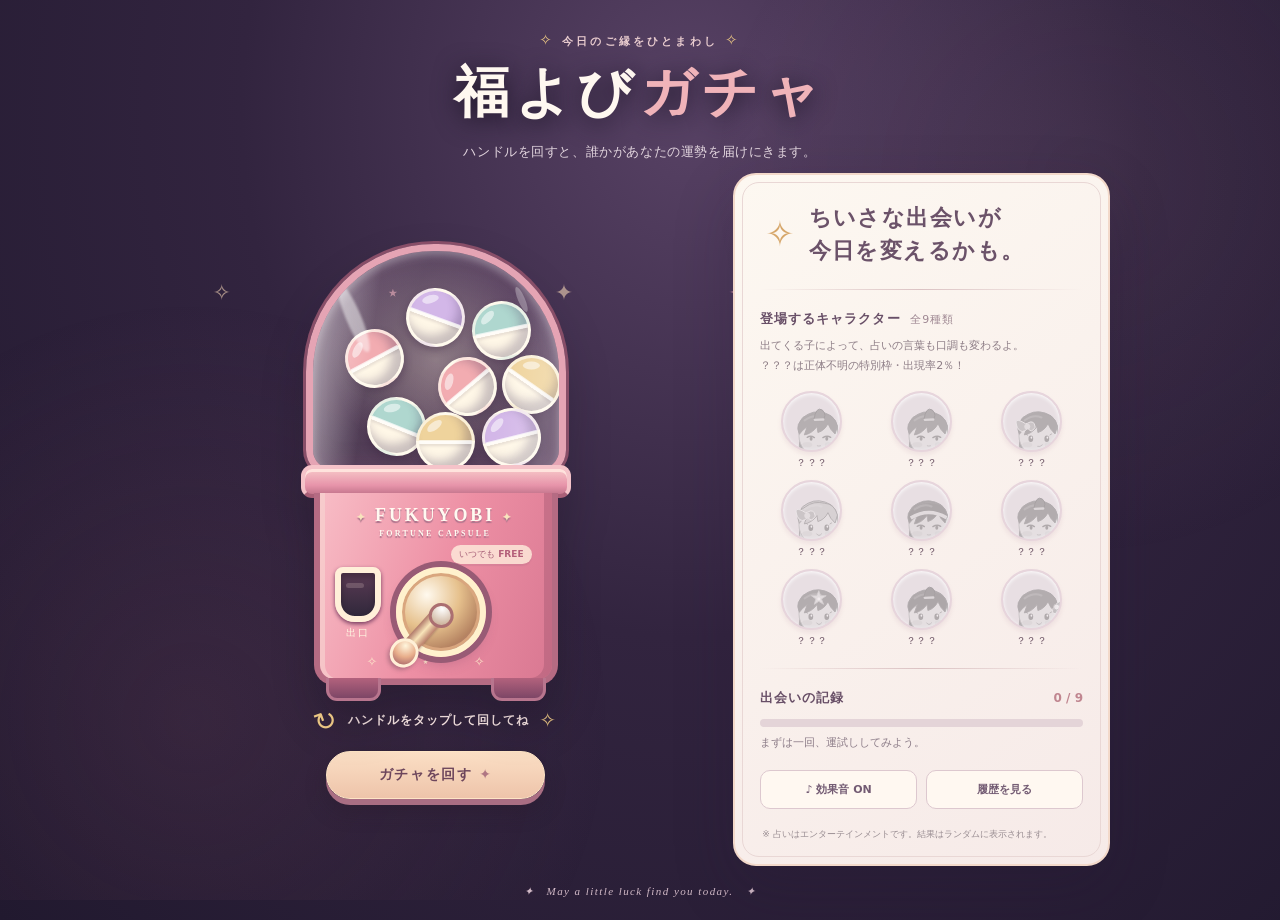
<file: fortune-gacha/index.html>
<!doctype html>
<html lang="ja">
<head>
  <meta charset="utf-8">
  <meta name="viewport" content="width=device-width, initial-scale=1, viewport-fit=cover">
  <meta name="theme-color" content="#251b36">
  <meta name="description" content="ハンドルを回して、SDキャラクターから今日の運勢を受け取るガチャ占い。">
  <title>福よびガチャ | SDキャラの占い</title>
  <link rel="stylesheet" href="styles.css?v=4">
  <script defer src="bundle.js?v=11"></script>
</head>
<body>
  <div class="page-glow" aria-hidden="true"></div>
  <main class="app">
    <header class="site-header">
      <p class="eyebrow"><span class="header-star">✧</span> 今日のご縁をひとまわし <span class="header-star">✧</span></p>
      <h1>福よび<span>ガチャ</span></h1>
      <p class="site-lead">ハンドルを回すと、誰かがあなたの運勢を届けにきます。</p>
    </header>

    <div class="game-grid">
      <section class="game-stage" aria-label="占いガチャマシン">
        <div class="stage-stars" aria-hidden="true">✧ <span>⋆</span> ✦ <span>✧</span></div>
        <div class="machine" id="machine">
          <div class="machine__dome">
            <div class="machine__glow"></div>
            <div class="small-capsules" aria-hidden="true">
              <span class="tiny-capsule" style="--x:13%;--y:36%;--turn:-28deg;--tone:#f2acb1;--delay:.02s"></span>
              <span class="tiny-capsule" style="--x:38%;--y:17%;--turn:20deg;--tone:#d3b7e8;--delay:.11s"></span>
              <span class="tiny-capsule" style="--x:65%;--y:23%;--turn:-12deg;--tone:#afd7cf;--delay:.21s"></span>
              <span class="tiny-capsule" style="--x:77%;--y:48%;--turn:35deg;--tone:#efd39c;--delay:.07s"></span>
              <span class="tiny-capsule" style="--x:51%;--y:49%;--turn:-40deg;--tone:#f2acb1;--delay:.17s"></span>
              <span class="tiny-capsule" style="--x:22%;--y:67%;--turn:22deg;--tone:#afd7cf;--delay:.15s"></span>
              <span class="tiny-capsule" style="--x:42%;--y:74%;--turn:0deg;--tone:#efd39c;--delay:.25s"></span>
              <span class="tiny-capsule" style="--x:69%;--y:72%;--turn:-14deg;--tone:#d3b7e8;--delay:.12s"></span>
            </div>
            <span class="glass-shine glass-shine--left"></span>
            <span class="glass-shine glass-shine--right"></span>
          </div>
          <div class="machine__rim"></div>
          <div class="machine__body">
            <div class="machine__brand"><span>✦</span> FUKUYOBI <span>✦</span><small>FORTUNE CAPSULE</small></div>
            <div class="machine__coin">いつでも <strong>FREE</strong></div>
            <button id="crank" class="crank" aria-label="ハンドルを回してガチャ占いをする" type="button">
              <span class="crank__plate"><span class="crank__arm"><span class="crank__knob"></span></span></span>
            </button>
            <div class="outlet" aria-hidden="true"><div class="outlet__dark"><span class="outlet__gleam"></span></div><span class="outlet__label">出口</span></div>
            <div class="machine__deco" aria-hidden="true">✧ ⋆ ✧</div>
          </div>
          <div class="machine__feet" aria-hidden="true"><span></span><span></span></div>
          <div class="falling-capsule" id="fallingCapsule" aria-hidden="true"><span></span></div>
        </div>
        <div class="spin-guidance" id="spinGuidance">
          <span class="guidance-arrow" aria-hidden="true">↻</span>
          <strong>ハンドルをタップして回してね</strong>
          <span class="guidance-spark" aria-hidden="true">✧</span>
        </div>
        <button type="button" class="primary-spin" id="spinButton">ガチャを回す <span>✦</span></button>
      </section>

      <aside class="side-panel" aria-label="占いガイド">
        <div class="panel-heading"><span>✧</span><p>ちいさな出会いが<br>今日を変えるかも。</p></div>
        <div class="panel-divider"></div>
        <h2>登場するキャラクター <span id="characterTotal">全9種類</span></h2>
        <p class="panel-note">出てくる子によって、占いの言葉も口調も変わるよ。<br>？？？は正体不明の特別枠・出現率2％！</p>
        <div class="character-roster" id="characterRoster" aria-label="キャラクター一覧"></div>
        <div class="panel-divider"></div>
        <div class="collection-heading"><h2>出会いの記録</h2><span id="collectionCounter">0 / 9</span></div>
        <div class="collection-track" aria-hidden="true"><span id="collectionProgress"></span></div>
        <p class="collection-note" id="collectionNote">まずは一回、運試ししてみよう。</p>
        <div class="options-row">
          <button type="button" class="soft-button" id="toggleSound" aria-pressed="true">♪ 効果音 ON</button>
          <button type="button" class="soft-button" id="showHistory">履歴を見る</button>
        </div>
        <p class="fineprint">※ 占いはエンターテインメントです。結果はランダムに表示されます。</p>
      </aside>
    </div>
    <footer class="site-footer">✦ &nbsp; May a little luck find you today. &nbsp; ✦</footer>
  </main>

  <div class="overlay" id="resultOverlay" hidden>
    <div class="overlay-scrim" data-close="result"></div>
    <section class="result-card" role="dialog" aria-modal="true" aria-labelledby="resultTitle" tabindex="-1" id="resultDialog">
      <button type="button" class="close-button" id="closeResult" aria-label="占い結果を閉じる">×</button>
      <div class="capsule-phase" id="capsulePhase" aria-live="polite">
        <p class="result-eyebrow">✧ &nbsp; LUCKY CAPSULE &nbsp; ✧</p>
        <div class="giant-capsule" id="giantCapsule" aria-label="カプセルが開きます"><span class="giant-capsule__top"></span><span class="giant-capsule__bottom"></span><span class="giant-capsule__gloss"></span></div>
        <p class="capsule-message">どんな子が出てくるかな……？</p>
      </div>
      <div class="reading-phase" id="readingPhase" hidden>
        <p class="result-eyebrow">✧ &nbsp; YOU GOT A FORTUNE! &nbsp; ✧</p>
        <div class="result-avatar" id="resultAvatar" aria-hidden="true"></div>
        <p class="rarity-banner" id="rarityBanner" hidden>✦ &nbsp; SECRET RARE — 2% &nbsp; ✦</p>
        <p class="character-title" id="characterTitle"></p>
        <h2 class="character-name" id="resultTitle"></h2>
        <p class="reading-date" id="readingDate"></p>
        <div class="rank-line">今日の運勢は <strong class="fortune-rank" id="fortuneRank"></strong></div>
        <div class="fortune-detail-list">
          <div class="detail-section detail-section--main">
            <h3><span class="detail-number">01</span> 今日の運勢とアドバイス</h3>
            <blockquote class="fortune-message"><span id="fortuneMessage"></span> <span id="fortuneAdvice"></span></blockquote>
          </div>
          <div class="detail-section">
            <h3><span class="detail-number">02</span> ラッキーアイテム</h3>
            <strong class="detail-value" id="luckyItem"></strong>
            <p class="detail-voice" id="luckyItemLine"></p>
          </div>
          <div class="detail-section">
            <h3><span class="detail-number">03</span> ラッキーパーソン</h3>
            <strong class="detail-value" id="luckyPerson"></strong>
            <p class="detail-voice" id="luckyPersonLine"></p>
          </div>
          <div class="detail-section">
            <h3><span class="detail-number">04</span> ラッキーカラー</h3>
            <div class="color-detail"><span class="color-swatch" id="colorSwatch"></span><strong class="detail-value" id="luckyColor"></strong></div>
            <p class="detail-voice" id="luckyNote"></p>
          </div>
          <div class="detail-section detail-section--story">
            <h3><span class="detail-number">05</span> ラッキー創作ネタ</h3>
            <strong class="detail-value" id="creativePrompt"></strong>
            <p class="detail-voice" id="creativeLine" hidden></p>
            <div class="story-divider" aria-hidden="true"></div>
            <h3><span class="detail-number">06</span> ラッキーシチュエーション</h3>
            <strong class="detail-value" id="luckySituation"></strong>
            <p class="detail-voice" id="situationLine" hidden></p>
            <p class="detail-voice detail-voice--story" id="creativeSceneLine"></p>
          </div>
          <div class="detail-section detail-section--music">
            <h3><span class="detail-number">07</span> おすすめの楽曲</h3>
            <strong class="detail-value" id="songTitle"></strong>
            <p class="detail-voice" id="songLine"></p>
            <a class="youtube-link" id="songLink" href="https://www.youtube.com/" target="_blank" rel="noopener noreferrer">YouTubeでこの曲を聴く ↗</a>
            <div id="youtubePreview" class="youtube-preview">YouTubeの曲目を読み込んでいます…</div>
          </div>
        </div>
        <div class="result-buttons">
          <button type="button" id="readAloud" class="result-button result-button--light">♪ 全項目を読み上げ</button>
          <button type="button" id="shareResult" class="result-button result-button--light">↗ 結果をシェア</button>
        </div>
        <button type="button" id="spinAgain" class="result-button result-button--main">もう一回まわす &nbsp; ✦</button>
      </div>
    </section>
  </div>

  <div class="overlay" id="historyOverlay" hidden>
    <div class="overlay-scrim" data-close="history"></div>
    <section class="history-card" role="dialog" aria-modal="true" aria-labelledby="historyTitle" tabindex="-1" id="historyDialog">
      <button type="button" class="close-button" id="closeHistory" aria-label="履歴を閉じる">×</button>
      <p class="result-eyebrow">✧ &nbsp; MEMORIES &nbsp; ✧</p>
      <h2 id="historyTitle">出会いの記録</h2>
      <p class="history-subtitle">この端末に、直近30回の記録を保存します。各項目をもう一度見られます。</p>
      <div class="history-list" id="historyList"></div>
      <button type="button" class="clear-history" id="clearHistory">履歴と収集記録を消去する</button>
    </section>
  </div>
  <div class="toast" id="toast" role="status" aria-live="polite"></div>
</body>
</html>
</file>
<file: fortune-gacha/styles.css>
:root{
  --night:#251b36;--night-light:#473454;--ink:#433649;--plum:#674a72;
  --pink:#f3a8b2;--rose:#e78f9e;--gold:#e9c583;--cream:#fff8f0;
  --muted:#887b87;--shadow:0 22px 60px rgba(35,21,49,.22);
  font-family: "Hiragino Kaku Gothic ProN", "Yu Gothic", "Meiryo", system-ui, sans-serif;
}
*{box-sizing:border-box}
html{min-width:320px;scroll-behavior:smooth}
body{margin:0;min-height:100vh;color:var(--cream);background:radial-gradient(ellipse at 54% 12%,#584265 0,#32243f 46%,#21192f 100%);overflow-x:hidden}
button{font:inherit;cursor:pointer}
button:focus-visible{outline:3px solid #f6d78e;outline-offset:5px}
[hidden]{display:none!important}
.page-glow{position:fixed;inset:0;pointer-events:none;z-index:-1;background:radial-gradient(circle at 15% 80%,#71445a33,transparent 32%),radial-gradient(circle at 85% 20%,#c59bb015,transparent 29%)}
.app{width:min(100%,1020px);min-height:100vh;margin:0 auto;padding:31px 27px 22px;position:relative}
.site-header{text-align:center}
.eyebrow{font-size:11px;letter-spacing:.29em;color:#e8cbce;font-weight:700;margin:0 0 7px}
.header-star{color:var(--gold);font-size:15px}
h1{font-family:"Hiragino Mincho ProN","Yu Mincho","MS PMincho",serif;font-size:clamp(38px,6vw,55px);font-weight:700;letter-spacing:.11em;margin:0;text-shadow:0 4px 24px #1e1628}
h1 span{color:#f0b3b9}
.site-lead{margin:10px 0 4px;font-size:13px;letter-spacing:.045em;color:#e3d6df;line-height:1.9}
.game-grid{display:grid;grid-template-columns:minmax(340px,1.17fr) minmax(300px,.83fr);gap:32px;align-items:center;max-width:940px;margin:8px auto 0}
.game-stage{position:relative;display:flex;flex-direction:column;align-items:center;justify-content:center;min-width:0;isolation:isolate}
.stage-stars{position:absolute;inset:8% 8% auto;color:#e7c9ae;opacity:.65;font-size:22px;letter-spacing:74px;pointer-events:none;white-space:nowrap}
.stage-stars span{color:#f3aabb}
.machine{--machine-width:270px;position:relative;width:var(--machine-width);height:457px;margin-top:9px;filter:drop-shadow(0 23px 20px rgba(11,7,22,.24))}
.machine__dome{height:232px;width:260px;left:5px;top:0;position:absolute;border:7px solid #e5a4b4;border-radius:128px 128px 26px 26px;overflow:hidden;background:linear-gradient(115deg,#f1c5d95e 0%,#efc2d52e 35%,#bd8bac42 95%);box-shadow:inset 0 4px 8px #ffffff50,inset 0 -9px 17px #784f7440,0 0 0 3px #884e68}
.machine__dome:after{content:"";position:absolute;inset:0;background:linear-gradient(98deg,#fff8 0,transparent 26%,transparent 75%,#fff3 92%);pointer-events:none}
.machine__glow{position:absolute;inset:0;background:radial-gradient(circle at 50% 50%,#fff0db55,transparent 63%)}
.small-capsules{position:absolute;inset:0}
.tiny-capsule{position:absolute;left:var(--x);top:var(--y);width:59px;height:59px;border-radius:100%;overflow:hidden;transform:rotate(var(--turn));border:3px solid #fffbf0b8;box-shadow:inset -7px -7px 10px #3a295044,0 4px 7px #37213f4d;background:linear-gradient(to bottom,var(--tone) 0 49%,#fff7e7 50% 100%)}
.tiny-capsule:before{content:"";position:absolute;top:47%;left:0;right:0;border-top:4px solid #ffffffb5;box-shadow:0 2px 3px #3223371f}
.tiny-capsule:after{content:"";position:absolute;top:13%;left:13%;width:17px;height:8px;background:#fff8;border-radius:50%;transform:rotate(-35deg)}
.glass-shine{position:absolute;pointer-events:none;background:#fff7;transform:rotate(-23deg);border-radius:100%}
.glass-shine--left{height:75px;width:15px;top:29px;left:33px;filter:blur(1px)}
.glass-shine--right{height:27px;width:7px;top:35px;right:34px;opacity:.6}
.machine__rim{position:absolute;left:0;top:221px;width:270px;height:33px;border:4px solid #f5c3c9;border-bottom-color:#aa6078;border-radius:11px;background:linear-gradient(#f7c7c8,#e794aa 65%,#c4768d);box-shadow:inset 0 3px 0 #ffe3dd}
.machine__body{position:absolute;left:13px;top:249px;width:244px;height:192px;background:linear-gradient(110deg,#f8bdc6,#ed8fa4 52%,#d97892);border:6px solid #b56b83;border-top:0;border-radius:0 0 20px 20px;box-shadow:inset 5px 0 0 #f8d4d1a8,inset -8px -1px 0 #944d6959}
.machine__brand{position:absolute;top:12px;left:23px;width:185px;font-size:18px;letter-spacing:.16em;font-family:Georgia,serif;font-weight:700;text-align:center;color:#fffaf1;text-shadow:0 2px 1px #ab748c}
.machine__brand>span{font-size:11px;color:#f8e4bd}
.machine__brand small{display:block;font-size:8px;letter-spacing:.28em;margin-top:3px}
.machine__coin{position:absolute;top:52px;right:20px;color:#a86179;background:#fff0dfc9;border-radius:11px;padding:3px 8px;font-size:9px;box-shadow:0 2px 1px #a7678233}
.machine__coin strong{color:#b45f79}
.crank{width:102px;height:102px;position:absolute;left:70px;top:68px;border:0;background:none;border-radius:50%;padding:0;touch-action:manipulation;z-index:3}
.crank__plate{display:block;position:absolute;inset:6px;border-radius:50%;background:radial-gradient(circle at 32% 28%,#fff9ee,#e6c18d 42%,#b68462 72%,#9f6480);border:6px solid #fff1cd;box-shadow:0 0 0 6px #985b75,0 7px 13px #743d634a,inset 0 0 0 3px #d9a67e}
.crank__arm{position:absolute;left:calc(50% - 8px);top:calc(50% - 8px);height:72px;width:16px;transform-origin:50% 8px;transform:rotate(42deg);background:linear-gradient(90deg,#b0796a,#f8e4b9 50%,#bb806c);border-radius:9px;box-shadow:1px 3px 2px #613c4452}
.crank__arm:before{content:"";width:19px;height:19px;background:radial-gradient(circle at 30% 20%,white,#d0b8a2 75%);border:3px solid #ab6f71;border-radius:50%;position:absolute;top:-2px;left:-2px}
.crank__knob{position:absolute;bottom:-6px;left:-6px;width:28px;height:30px;background:radial-gradient(circle at 33% 24%,#fff6dd,#e8ae8b 48%,#ac6b6c 86%);border:3px solid #fff0d7;border-radius:50%;box-shadow:0 3px 4px #573e4e66}
.crank:hover .crank__plate,.crank:focus-visible .crank__plate{filter:brightness(1.09)}
.crank:disabled{cursor:progress;opacity:.8}
.outlet{position:absolute;top:74px;left:15px;width:46px;z-index:1}
.outlet__dark{position:relative;width:46px;height:55px;border:6px solid #fff0d9;border-radius:8px 8px 20px 20px;background:linear-gradient(#5b3b54,#30283b);box-shadow:0 2px 4px #753c60,inset 0 4px 6px #0004}
.outlet__gleam{position:absolute;width:18px;height:5px;top:10px;left:5px;background:#f5dbd533;border-radius:8px}
.outlet__label{display:block;margin-top:4px;text-align:center;font-size:10px;color:#fff6e1;letter-spacing:.2em}
.machine__deco{position:absolute;bottom:10px;left:9px;right:9px;text-align:center;font-size:13px;letter-spacing:20px;color:#fee7ca}
.machine__feet{position:absolute;left:25px;right:25px;bottom:0;display:flex;justify-content:space-between}
.machine__feet span{width:55px;height:23px;border-radius:0 0 11px 11px;background:linear-gradient(#b3627d,#7d4666);border:3px solid #b8758e;border-top:0}
.falling-capsule{display:none;position:absolute;top:320px;left:44px;width:53px;height:53px;border-radius:50%;overflow:hidden;z-index:7;border:3px solid #fff7e9;box-shadow:0 5px 10px #422b3f73;background:linear-gradient(to bottom,#c7a8de 0 49%,#fff9f0 50% 100%)}
.falling-capsule>span{position:absolute;top:47%;width:100%;border-top:4px solid #fff}
.machine.is-spinning .machine__body{animation:machineShake .15s linear infinite alternate}
.machine.is-spinning .tiny-capsule{animation:ballShake .20s ease-in-out infinite alternate;animation-delay:var(--delay)}
.machine.is-spinning .crank__arm{animation:handleTurn .85s linear infinite}
.machine.is-spinning .falling-capsule{display:block;animation:capsuleDrop 1.1s .5s forwards}
.spin-guidance{display:flex;align-items:center;gap:10px;justify-content:center;flex-wrap:wrap;color:#fce9e7;font-size:12px;margin-top:4px;letter-spacing:.08em;text-align:center}
.guidance-arrow{font-size:27px;color:#e9c583;transform:rotate(-20deg)}
.guidance-spark{font-size:20px;color:#e9c583}
.primary-spin{margin:15px 0 5px;min-width:219px;border:1px solid #fee5c6;border-radius:999px;background:linear-gradient(#fbdfc5,#eec4aa);box-shadow:0 6px 0 #a96e83,0 12px 20px #27192759;color:#6d465c;padding:14px 25px;font-weight:800;letter-spacing:.12em;font-size:14px;transition:transform .15s,box-shadow .15s}
.primary-spin:hover{transform:translateY(2px);box-shadow:0 4px 0 #a96e83,0 9px 15px #27192759}
.primary-spin:active{transform:translateY(6px);box-shadow:0 0 0 #a96e83}
.primary-spin:disabled{opacity:.6;cursor:wait}
.primary-spin span{color:#af7683}
.side-panel{background:linear-gradient(145deg,#fdf8f1,#f6eae8);color:var(--ink);border:2px solid #f3d9ca;border-radius:23px;padding:24px 25px 21px;box-shadow:var(--shadow);position:relative}
.side-panel:before{content:"";position:absolute;inset:7px;border:1px solid #e9d7d5;border-radius:17px;pointer-events:none}
.panel-heading{display:flex;gap:14px;align-items:center;padding:2px 5px}
.panel-heading>span{font-size:35px;color:#d6a669}
.panel-heading p{font-family:"Hiragino Mincho ProN","Yu Mincho",serif;font-size:22px;letter-spacing:.065em;line-height:1.5;margin:0;color:#6b5269;font-weight:600}
.panel-divider{height:1px;background:linear-gradient(90deg,transparent,#dbc2c3,transparent);margin:20px 0}
.side-panel h2{font-size:13px;letter-spacing:.08em;margin:0;color:#684f67}
.side-panel h2 span{font-weight:500;color:#9e8792;font-size:11px;margin-left:4px}
.panel-note{font-size:11px;line-height:1.85;color:#8c7c85;margin:8px 0 15px}
.character-roster{display:grid;grid-template-columns:repeat(3,minmax(0,1fr));gap:10px 7px}
.roster-card{min-width:0;display:flex;align-items:center;flex-direction:column;text-align:center;gap:4px}
.roster-portrait{position:relative;display:grid;place-items:center;width:61px;height:61px;border-radius:50%;background:radial-gradient(circle at 38% 24%,#fff,#eee4ee);border:2px solid #e7d5dc;box-shadow:inset 0 1px 4px #fff,0 3px 4px #aa829422;overflow:hidden}
.roster-portrait svg{width:71px;height:80px;transform:translateY(9px)}
.roster-portrait img{width:100%;height:100%;object-fit:contain}
.roster-portrait.is-locked{background:#e8dfe3}
.roster-portrait.is-locked svg,.roster-portrait.is-locked img{filter:grayscale(1);opacity:.38}
.roster-name{font-size:10px;color:#6e5666;letter-spacing:.02em}
.roster-card .star-dot{position:absolute;bottom:-1px;right:1px;color:#d29c58;filter:drop-shadow(0 1px 1px #fff)}
.collection-heading{display:flex;align-items:center;justify-content:space-between}
.collection-heading>span{font-size:12px;font-weight:800;color:#c08690}
.collection-track{height:8px;background:#e4d4d8;border-radius:20px;margin-top:12px;overflow:hidden}
.collection-track>span{display:block;height:100%;width:0;background:linear-gradient(90deg,#df9caa,#e9bf7b);border-radius:20px;transition:width .5s}
.collection-note{min-height:18px;margin:7px 0 18px;font-size:11px;color:#8b7b87;line-height:1.6}
.options-row{display:flex;gap:9px}
.soft-button{flex:1;min-width:0;font-size:11px;font-weight:700;white-space:nowrap;color:#735b73;background:#fff8f1;border:1px solid #ddc8cf;border-radius:10px;padding:11px 4px;transition:background .2s}
.soft-button:hover{background:#f5dfe5}
.fineprint{font-size:9px;line-height:1.8;color:#988c91;margin:17px 2px 0}
.site-footer{text-align:center;font-family:Georgia,serif;font-style:italic;font-size:11px;letter-spacing:.13em;color:#d1b9c6;padding-top:19px}
.overlay{position:fixed;z-index:50;inset:0;display:grid;place-items:center;padding:max(16px,env(safe-area-inset-top)) 14px max(16px,env(safe-area-inset-bottom));overflow-y:auto}
.overlay-scrim{position:fixed;inset:0;background:#191222c9;backdrop-filter:blur(9px)}
.result-card,.history-card{position:relative;z-index:1;align-self:center;background:radial-gradient(circle at 50% 0,#fffaf4,#f9eae9 80%);border:2px solid #ead7c3;box-shadow:0 28px 90px #130d209e;color:#544254;border-radius:26px;max-width:420px;width:100%;max-height:calc(100vh - 32px);overflow-y:auto;text-align:center;padding:24px 24px 22px}
.result-card:before,.history-card:before{content:"";position:absolute;inset:7px;border:1px solid #ead1cd;border-radius:19px;pointer-events:none}
.close-button{position:sticky;top:0;display:grid;place-items:center;margin:0 0 -25px auto;z-index:10;width:32px;height:32px;border-radius:50%;border:1px solid #e3cdd1;background:#fff9f6;color:#977d90;font-size:23px;line-height:1}
.close-button:hover{background:#f6dce3}
.result-eyebrow{font-family:Georgia,serif;color:#bf8c9b;font-size:10px;letter-spacing:.19em;margin:8px 0 15px;font-weight:700}
.capsule-phase{padding:30px 0 35px;min-height:330px}
.giant-capsule{height:165px;width:165px;position:relative;margin:35px auto 28px;filter:drop-shadow(0 13px 13px #6d446b45);animation:capsuleHover 1.3s ease-in-out infinite alternate}
.giant-capsule__top,.giant-capsule__bottom{position:absolute;left:0;width:100%;height:50%;overflow:hidden;border:5px solid #fff8eb;box-shadow:inset -14px 2px 17px #66446c30}
.giant-capsule__top{top:0;border-radius:100px 100px 5px 5px;background:linear-gradient(130deg,#fff1fa 0,#bd98d0 45%,#a276bc 100%);border-bottom:2px solid #7f5795}
.giant-capsule__bottom{bottom:0;border-radius:5px 5px 100px 100px;background:linear-gradient(115deg,#fff,#f8e9e6 70%,#e2cad9);border-top:2px solid #7f5795}
.giant-capsule__gloss{position:absolute;top:18px;left:24px;width:25px;height:40px;background:#fff6;border-radius:50%;transform:rotate(33deg)}
.giant-capsule.is-opening{animation:none}
.giant-capsule.is-opening .giant-capsule__top{animation:capTop .54s forwards}
.giant-capsule.is-opening .giant-capsule__bottom{animation:capBottom .54s forwards}
.giant-capsule.is-opening .giant-capsule__gloss{opacity:0}
.capsule-message{font-size:14px;letter-spacing:.05em;color:#806779}
.reading-phase{animation:phaseAppear .45s both}
.result-avatar{width:176px;height:172px;margin:0 auto 1px;display:grid;place-items:center;position:relative}
.result-avatar:before{content:"";width:153px;height:153px;position:absolute;border-radius:50%;background:radial-gradient(circle,#fff,#f7dee9 80%);border:2px solid #f0d6d4;box-shadow:0 0 0 6px #fff9f5}
.result-avatar:after{content:"✧　✦　✧";position:absolute;inset:12px -28px auto;color:#cba2af;font-size:18px;letter-spacing:25px;z-index:1;pointer-events:none}
.result-avatar svg{position:relative;z-index:2;width:188px;height:188px;animation:avatarPop .7s .12s cubic-bezier(.2,1.3,.4,1) both}
.result-avatar img{position:relative;z-index:2;width:100%;height:100%;object-fit:contain;animation:avatarPop .7s .12s cubic-bezier(.2,1.3,.4,1) both}
.character-title{color:#bd8194;font-size:10px;letter-spacing:.18em;margin:8px 0 0}
.character-name{font-family:"Hiragino Mincho ProN","Yu Mincho",serif;color:#674766;font-size:25px;margin:3px 0 13px;letter-spacing:.09em}
.rank-line{display:flex;justify-content:center;align-items:center;gap:12px;color:#857380;font-size:12px}
.fortune-rank{color:#b57b5d;font-family:"Hiragino Mincho ProN","Yu Mincho",serif;font-size:29px;line-height:1.3;text-shadow:0 1px #fff}
.fortune-message{position:relative;margin:18px auto 16px;padding:17px 19px;background:#fffdfaf5;border:1px solid #efdada;border-radius:15px;line-height:1.9;font-size:13px;font-weight:600;min-height:83px;text-align:left;box-shadow:0 5px 12px #6f4e6a0b}
.fortune-message:before{content:"";position:absolute;top:-8px;left:calc(50% - 8px);width:15px;height:15px;background:#fffdfa;border-left:1px solid #efdada;border-top:1px solid #efdada;transform:rotate(45deg)}
.lucky-grid{display:grid;grid-template-columns:1fr 1fr;gap:10px;margin:0 auto 14px}
.lucky-grid>div{background:#f5e9e7;border-radius:11px;padding:11px 4px}
.lucky-grid span,.lucky-grid strong{display:block}
.lucky-grid span{font-size:10px;color:#a38b98;margin-bottom:4px}
.lucky-grid strong{font-size:12px;color:#76556f}
.result-buttons{display:grid;grid-template-columns:1fr 1fr;gap:9px}
.result-button{border-radius:11px;min-height:43px;padding:11px 8px;font-weight:800;font-size:12px;letter-spacing:.02em}
.result-button--light{border:1px solid #dbc3ca;background:#fff9f4;color:#87677d}
.result-button--light:hover{background:#f4e4e8}
.result-button--main{display:block;width:100%;margin:10px 0 0;border:0;background:linear-gradient(90deg,#d789a1,#a987b6);box-shadow:0 4px 0 #b0a1ad66;color:#fff;font-size:14px;padding:14px}
.result-button--main:hover{filter:brightness(1.05)}
.history-card{text-align:left;max-height:min(650px,calc(100vh - 32px))}
.history-card .result-eyebrow{text-align:center}
.history-card h2{font-family:"Hiragino Mincho ProN","Yu Mincho",serif;font-size:24px;margin:0 0 6px;text-align:center}
.history-subtitle{font-size:11px;color:#a28e99;text-align:center;margin:0 0 17px;line-height:1.7}
.history-list{max-height:350px;overflow-y:auto;display:flex;flex-direction:column;gap:8px}
.history-entry{display:flex;align-items:center;gap:10px;padding:10px;border:1px solid #ead5d6;background:#fffaf5;border-radius:12px}
.history-entry__emoji{font-size:24px;width:41px;height:41px;border-radius:50%;background:#f2e5e7;display:grid;place-items:center}
.history-entry__main{flex:1;min-width:0}
.history-entry__main strong{display:block;font-size:12px;color:#72536f}
.history-entry__main small{display:block;font-size:10px;color:#a1919b;margin-top:3px}
.history-entry__rank{font-size:17px;color:#bb8499;font-family:"Yu Mincho",serif;font-weight:700}
.history-empty{text-align:center;color:#a18c99;font-size:12px;padding:28px 0}
.clear-history{border:0;background:none;text-decoration:underline;color:#aa8d9c;font-size:11px;margin:21px auto 1px;display:block}
.toast{position:fixed;bottom:20px;left:50%;transform:translate(-50%,18px);background:#fef7f3;color:#674e64;box-shadow:0 9px 30px #0005;border-radius:999px;padding:12px 23px;font-size:12px;opacity:0;pointer-events:none;z-index:80;transition:opacity .2s,transform .2s;white-space:nowrap;max-width:calc(100vw - 20px)}
.toast.show{opacity:1;transform:translate(-50%,0)}
@keyframes handleTurn{to{transform:rotate(402deg)}}
@keyframes machineShake{from{transform:translateX(-1px)}to{transform:translateX(1px)}}
@keyframes ballShake{from{transform:translateY(-5px) rotate(calc(var(--turn) - 16deg))}to{transform:translateY(5px) rotate(calc(var(--turn) + 18deg))}}
@keyframes capsuleDrop{0%,28%{transform:translate(0,0) scale(.2);opacity:0}35%{opacity:1}65%{transform:translate(-2px,89px) scale(1)}80%{transform:translate(0,75px) scale(1)}100%{transform:translate(0,89px) scale(1);opacity:0}}
@keyframes capsuleHover{to{transform:translateY(-9px)}}
@keyframes capTop{to{transform:translate(-25px,-90px) rotate(-30deg);opacity:0}}
@keyframes capBottom{to{transform:translate(25px,90px) rotate(28deg);opacity:0}}
@keyframes phaseAppear{from{opacity:0;transform:translateY(17px)}to{opacity:1;transform:translateY(0)}}
@keyframes avatarPop{from{opacity:0;transform:translateY(34px) scale(.55)}to{opacity:1;transform:translateY(0) scale(1)}}
@media(max-width:740px){
  .app{padding:25px 14px 23px}
  .site-lead{font-size:12px;padding:0 9px}
  .game-grid{display:flex;flex-direction:column;gap:24px;margin:13px auto 0}
  .machine{margin-top:0}
  .side-panel{width:min(100%,400px);padding:22px 23px}
  .stage-stars{top:15px;inset-inline:0;letter-spacing:45px;text-align:center}
  .site-footer{margin-top:10px}
}
@media(max-width:380px){
  h1{font-size:36px}
  .machine{transform:scale(.89);transform-origin:top center;margin-bottom:-49px}
  .spin-guidance{font-size:11px}
  .result-card{padding:18px 17px 18px}
  .result-avatar{height:145px}
  .result-avatar svg{height:155px;width:155px}
  .result-avatar:before{width:134px;height:134px}
  .fortune-message{padding:14px;font-size:12px}
}
@media(prefers-reduced-motion:reduce){
  *,*:before,*:after{animation-duration:.01ms!important;animation-iteration-count:1!important;transition-duration:.01ms!important}
}
/* 文字装飾がスマホ画面の外へはみ出さないようにする */
@media(max-width:740px){.stage-stars{width:100%;overflow:hidden;letter-spacing:32px}}

/* 履歴欄にも京都アイコンのキャラクター画像を表示 */
.history-entry__emoji img{display:block;width:100%;height:100%;object-fit:contain}
/* 8項目の今日の運勢 */
.reading-date{font-size:11px;color:#987e85;margin:4px auto 8px}
.fortune-detail-list{text-align:left;display:grid;gap:10px;margin:16px 0 20px}
.detail-section{background:#fffdf9ee;border:1px solid #eadbdb;border-radius:15px;padding:13px 15px;box-shadow:0 2px 8px #54385609}
.detail-section h3{display:flex;align-items:center;gap:8px;margin:0 0 10px;font-size:12px;color:#947285;letter-spacing:.03em}
.detail-number{display:grid;place-items:center;flex:0 0 22px;height:22px;border-radius:50%;background:#ead6e1;color:#7c5476;font-family:ui-sans-serif,system-ui;font-size:10px}
.fortune-detail-list .fortune-message{margin:0;min-height:auto;padding:0;border:0;box-shadow:none;background:transparent;border-radius:0;line-height:1.9;font-size:13px}
.fortune-detail-list .fortune-message:before{display:none}
.detail-section--main{border-color:#eacfcf;background:#fff8f4}
.detail-value{display:block;color:#5b4355;font-size:13px;line-height:1.7;font-weight:700}
.detail-voice{margin:6px 0 0;color:#725e6b;font-size:12px;line-height:1.8}
.color-detail{display:flex;align-items:center;gap:10px}
.color-swatch{display:inline-block;width:28px;height:28px;border:2px solid #fff;border-radius:50%;box-shadow:0 0 0 1px #cdbcc4,0 2px 8px #7b607a30;flex:none}
.youtube-link{display:inline-block;border-radius:30px;background:#b74a62;color:#fff;text-decoration:none;font-weight:bold;padding:10px 17px;margin-top:12px;font-size:12px;box-shadow:0 3px 8px #b74a6230}
.youtube-link:hover{background:#a63e55}
.youtube-link:focus-visible{outline:3px solid #6b6bb8;outline-offset:3px}
.rarity-banner{display:inline-block;font-size:11px;font-weight:800;color:#a37a23;border:1px solid #deb759;background:linear-gradient(120deg,#fff8d9,#fceac0,#fff4d0);padding:4px 16px;border-radius:40px;letter-spacing:.11em;box-shadow:0 1px 9px #eebf5c61}
.result-card.is-secret-rare{border-color:#d8b15b;background:radial-gradient(circle at 50% 0,#fff4cd,#fff5e8 35%,#f9e8ea 82%);box-shadow:0 28px 90px #130d209e,0 0 35px #e4b75477}
.is-secret-rare .result-avatar:before{background:radial-gradient(circle,#fffce9,#f8dfab);border-color:#e9bc59;box-shadow:0 0 0 6px #fff8e3,0 0 30px #f7d673aa}
.is-secret-rare .result-avatar:after{content:'✦　★　✦';color:#d5aa39;animation:rareSparkle 1.2s ease-in-out infinite alternate}
@keyframes rareSparkle{from{opacity:.5;transform:scale(.95)}to{opacity:1;transform:scale(1.1)}}
.roster-rarity{font-size:8px;line-height:1.2;color:#b98925;font-weight:700;letter-spacing:.03em}
.roster-card--rare .roster-portrait:not(.is-locked){border-color:#e4bf65;background:radial-gradient(circle,#fffbeb,#f1dc9c)}
.history-entry--clickable{cursor:pointer;transition:background .18s}
.history-entry--clickable:hover,.history-entry--clickable:focus-visible{background:#f4e4ec;outline:2px solid #dbb7ce;outline-offset:2px}
@media(max-width:480px){.detail-section{padding:12px 12px}.fortune-detail-list{gap:8px}.detail-section h3{font-size:11px}.detail-voice{font-size:11px}.fortune-detail-list .fortune-message{font-size:12px}}
@media(prefers-reduced-motion:reduce){.is-secret-rare .result-avatar:after{animation:none}}

/* 創作ネタとシチュエーションは、一つの会話として表示する */
.detail-section--story{background:#fffbf8;border-color:#eacfcf}
.story-divider{height:1px;margin:14px 0;background:#eadcdc}
.detail-voice--story{margin-top:13px;padding:12px 13px;border-radius:11px;background:#f8f0f1;color:#6b4c63;line-height:1.9}


/* v4: カプセルは結果画面で一度だけ出現。抽選ごとに異なる色になる。 */
.machine.is-spinning .falling-capsule{display:none!important}
.giant-capsule__top{background:linear-gradient(130deg,#fff9f8 0,var(--capsule-light,#e5d4ff) 28%,var(--capsule-dark,#a287d4) 100%);border-bottom-color:var(--capsule-rim,#7657a7)}
.giant-capsule__bottom{border-top-color:var(--capsule-rim,#7657a7);background:linear-gradient(115deg,#fffdf7,#fdf1ea 65%,var(--capsule-light,#e5d4ff))}
.giant-capsule:not(.is-opening){animation:capsuleArrive .55s cubic-bezier(.22,1.4,.42,1) both}
@keyframes capsuleArrive{from{opacity:0;transform:translateY(-42px) scale(.5) rotate(-15deg)}to{opacity:1;transform:translateY(0) scale(1) rotate(0)}}
.youtube-preview{margin-top:13px;min-height:200px;display:flex;align-items:center;justify-content:center;background:#f7eaf1;border:1px solid #ead7e2;border-radius:12px;color:#8e7384;font-size:12px;text-align:center;overflow:hidden}
.youtube-preview iframe{display:block;max-width:100%;width:100%;min-height:200px;aspect-ratio:16/10;border:0}
@media (prefers-reduced-motion:reduce){.giant-capsule:not(.is-opening){animation:none}}
</file>
